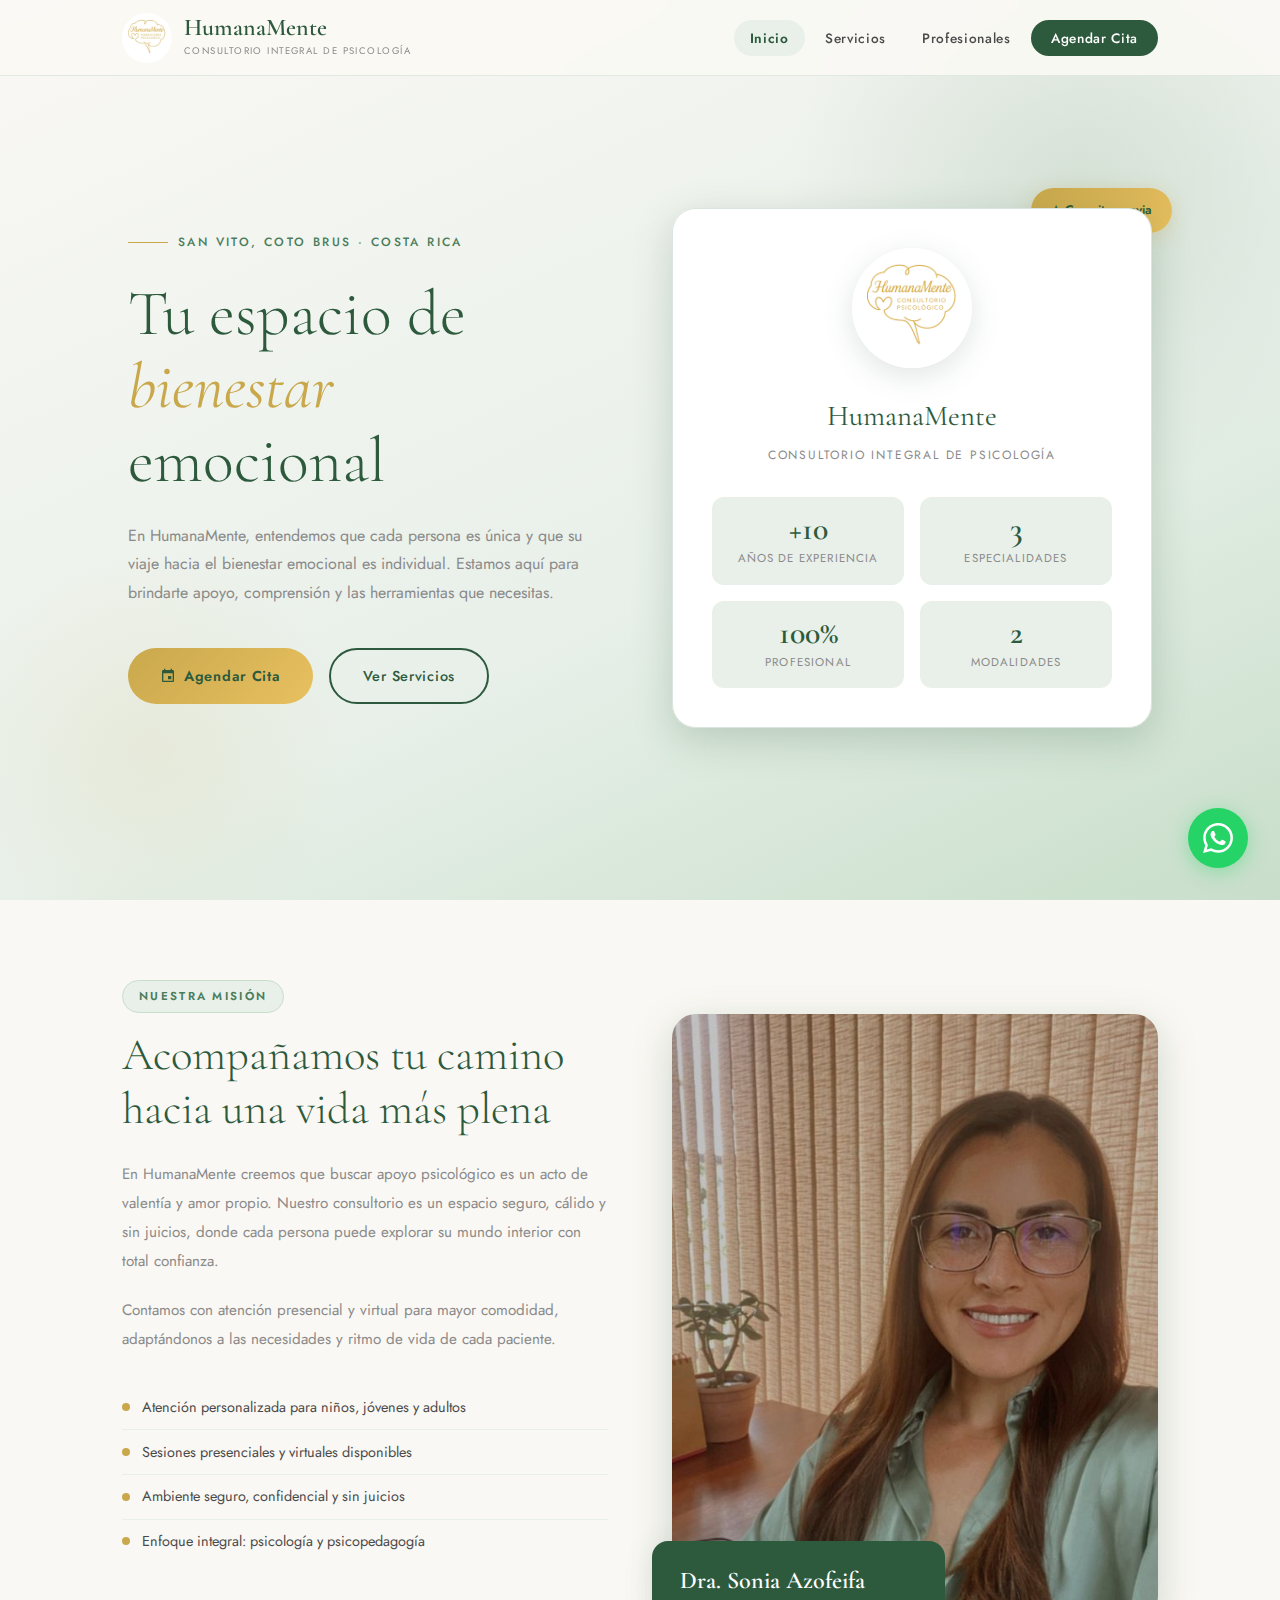
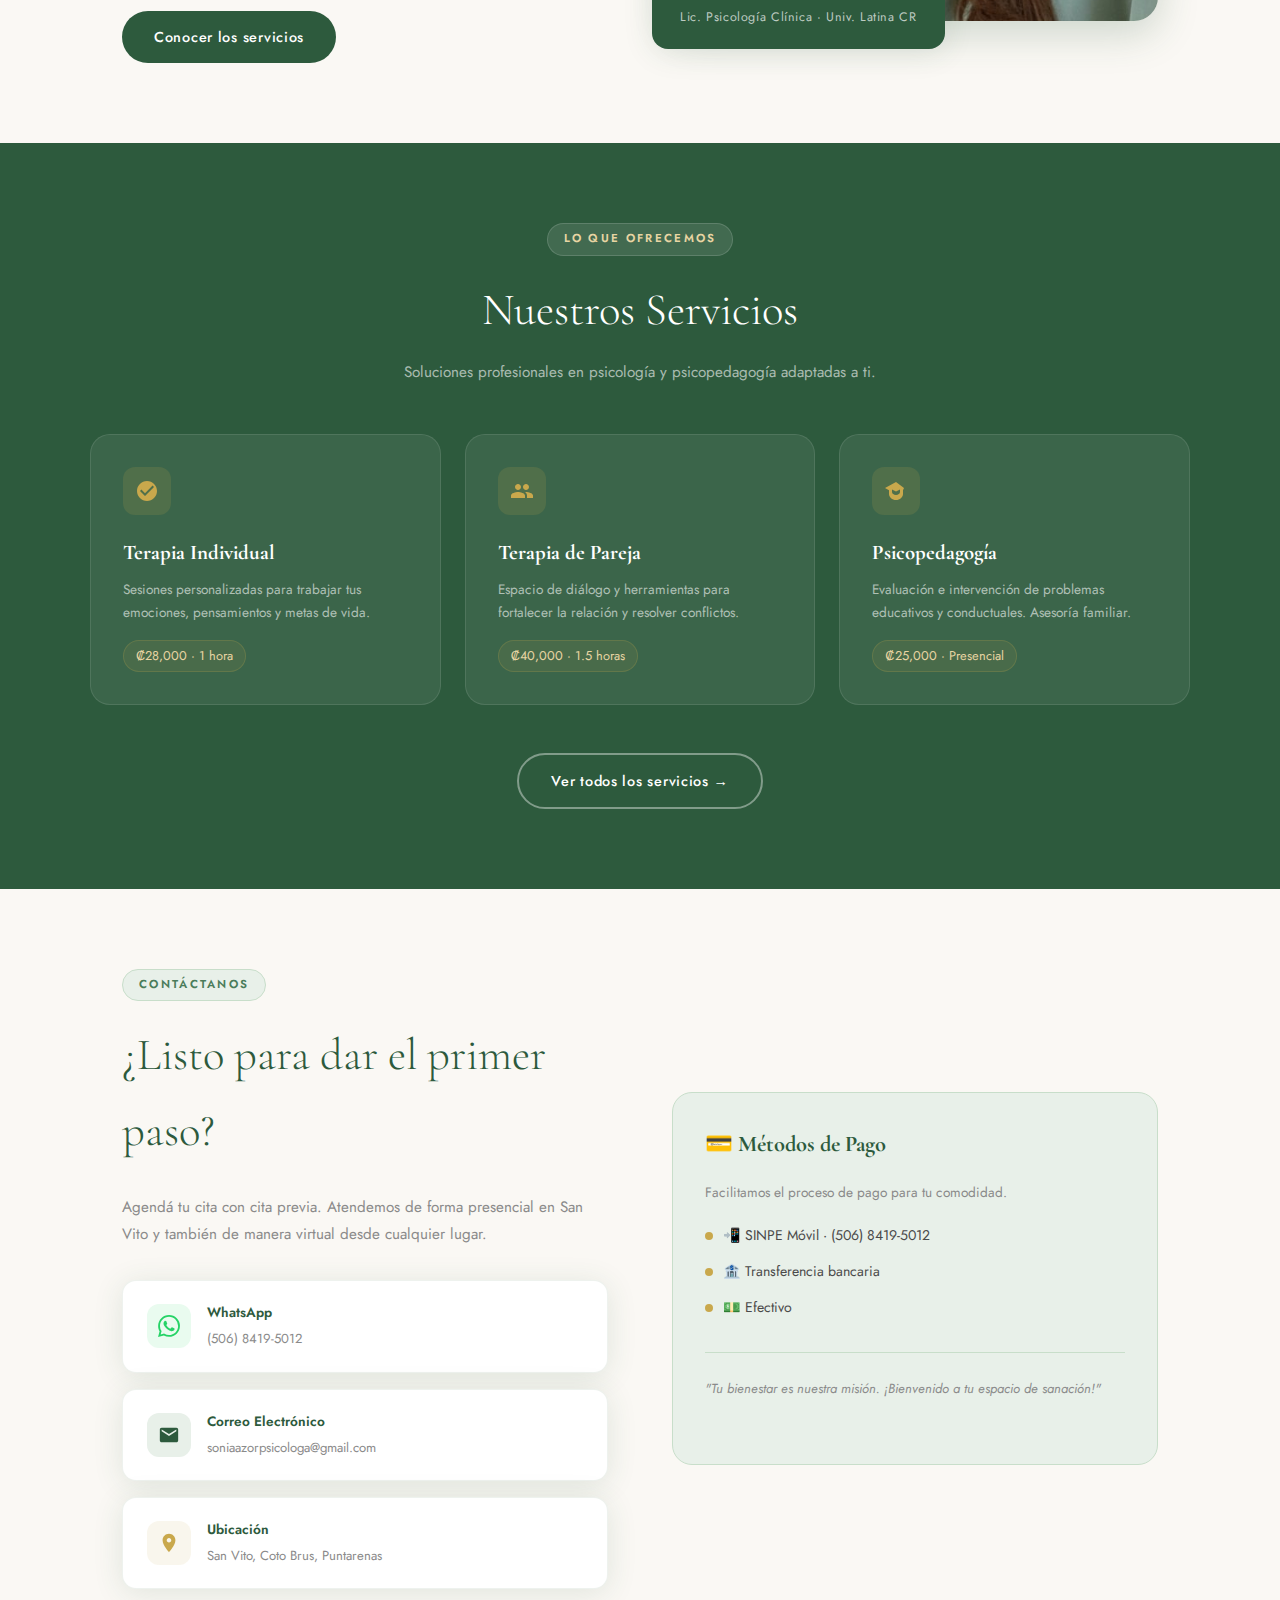
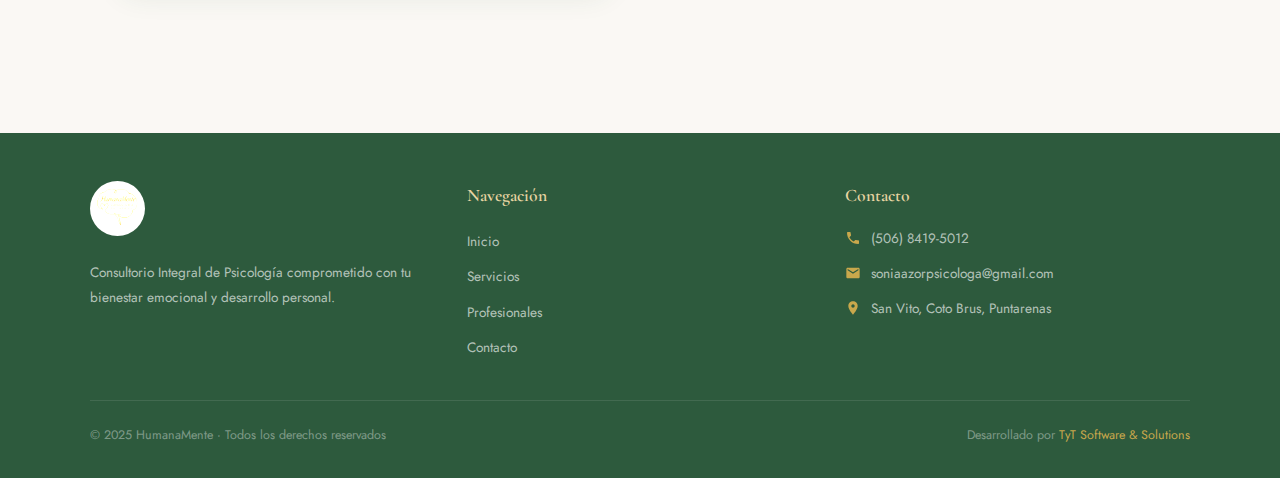
<file: index.html>
<!DOCTYPE html>
<html lang="es">
<head>
  <meta charset="UTF-8" />
  <meta name="viewport" content="width=device-width, initial-scale=1.0" />
  <title>HumanaMente — Consultorio Integral de Psicología</title>
  <meta name="description" content="Tu espacio de bienestar emocional en San Vito, Coto Brus. Terapia individual, de pareja y psicopedagogía con la Dra. Sonia Azofeifa Rojas." />
  <link rel="stylesheet" href="styles.css" />
  <style>
    /* ===== HERO ===== */
    .hero {
      min-height: 100vh;
      display: flex;
      align-items: center;
      position: relative;
      overflow: hidden;
      padding: 100px 2rem 4rem;
      background: linear-gradient(155deg, var(--crema) 0%, var(--verde-suave) 60%, var(--verde-menta) 100%);
    }

    .hero::before {
      content: '';
      position: absolute;
      top: -100px;
      right: -100px;
      width: 600px;
      height: 600px;
      background: radial-gradient(circle, rgba(168, 191, 171, 0.35) 0%, transparent 70%);
      border-radius: 50%;
      pointer-events: none;
    }

    .hero::after {
      content: '';
      position: absolute;
      bottom: -50px;
      left: -50px;
      width: 400px;
      height: 400px;
      background: radial-gradient(circle, rgba(201, 168, 76, 0.1) 0%, transparent 70%);
      border-radius: 50%;
      pointer-events: none;
    }

    .hero-container {
      max-width: 1100px;
      margin: 0 auto;
      display: grid;
      grid-template-columns: 1fr 1fr;
      gap: 4rem;
      align-items: center;
      position: relative;
      z-index: 1;
    }

    .hero-content {
      animation: fadeUp 0.8s ease forwards;
    }

    .hero-eyebrow {
      display: flex;
      align-items: center;
      gap: 10px;
      margin-bottom: 1.5rem;
    }

    .hero-eyebrow-line {
      width: 40px;
      height: 1px;
      background: var(--dorado);
    }

    .hero-eyebrow span {
      font-size: 0.75rem;
      font-weight: 500;
      letter-spacing: 0.2em;
      text-transform: uppercase;
      color: var(--verde-medio);
    }

    .hero h1 {
      font-family: 'Cormorant Garamond', serif;
      font-size: clamp(2.8rem, 5vw, 4rem);
      font-weight: 300;
      color: var(--verde-oscuro);
      line-height: 1.15;
      margin-bottom: 1.5rem;
    }

    .hero h1 em {
      font-style: italic;
      font-weight: 400;
      color: var(--dorado);
    }

    .hero-desc {
      font-size: 1rem;
      color: var(--gris-suave);
      max-width: 480px;
      margin-bottom: 2.5rem;
      line-height: 1.8;
    }

    .hero-buttons {
      display: flex;
      gap: 1rem;
      flex-wrap: wrap;
    }

    .hero-visual {
      position: relative;
      animation: fadeUp 0.8s 0.2s ease both;
    }

    .hero-card {
      background: white;
      border-radius: 24px;
      padding: 2.5rem;
      box-shadow: var(--sombra-hover);
      position: relative;
    }

    .hero-card::before {
      content: '';
      position: absolute;
      inset: 0;
      border-radius: 24px;
      border: 1px solid rgba(168, 191, 171, 0.4);
      pointer-events: none;
    }

    .hero-logo-big {
      width: 120px;
      height: 120px;
      object-fit: contain;
      display: block;
      margin: 0 auto 1.5rem;
      border-radius: 50%;
      box-shadow: 0 8px 30px rgba(45, 90, 61, 0.15);
    }

    .hero-card-title {
      font-family: 'Cormorant Garamond', serif;
      font-size: 1.8rem;
      color: var(--verde-oscuro);
      text-align: center;
      margin-bottom: 0.25rem;
    }

    .hero-card-sub {
      font-size: 0.75rem;
      letter-spacing: 0.15em;
      text-transform: uppercase;
      color: var(--gris-suave);
      text-align: center;
      margin-bottom: 2rem;
    }

    .hero-stats {
      display: grid;
      grid-template-columns: 1fr 1fr;
      gap: 1rem;
    }

    .stat-item {
      background: var(--verde-suave);
      border-radius: 12px;
      padding: 1rem;
      text-align: center;
    }

    .stat-number {
      font-family: 'Cormorant Garamond', serif;
      font-size: 2rem;
      font-weight: 600;
      color: var(--verde-oscuro);
      line-height: 1;
      display: block;
    }

    .stat-label {
      font-size: 0.72rem;
      color: var(--gris-suave);
      text-transform: uppercase;
      letter-spacing: 0.1em;
      margin-top: 0.25rem;
      display: block;
    }

    .floating-badge {
      position: absolute;
      top: -20px;
      right: -20px;
      background: linear-gradient(135deg, var(--dorado), #e8c060);
      color: var(--verde-oscuro);
      padding: 0.75rem 1.25rem;
      border-radius: 50px;
      font-size: 0.78rem;
      font-weight: 600;
      box-shadow: 0 4px 20px rgba(201, 168, 76, 0.3);
      white-space: nowrap;
    }

    /* ===== SECCIÓN BIENVENIDA ===== */
    .welcome-section {
      padding: 5rem 2rem;
      max-width: 1100px;
      margin: 0 auto;
    }

    .welcome-grid {
      display: grid;
      grid-template-columns: 1fr 1fr;
      gap: 4rem;
      align-items: center;
    }

    .welcome-text h2 {
      font-family: 'Cormorant Garamond', serif;
      font-size: clamp(2rem, 3.5vw, 2.8rem);
      font-weight: 300;
      color: var(--verde-oscuro);
      margin-bottom: 1.5rem;
      line-height: 1.2;
    }

    .welcome-text p {
      font-size: 0.95rem;
      color: var(--gris-suave);
      margin-bottom: 1.25rem;
      line-height: 1.9;
    }

    .values-list {
      list-style: none;
      margin: 2rem 0;
    }

    .values-list li {
      display: flex;
      align-items: center;
      gap: 12px;
      padding: 0.6rem 0;
      font-size: 0.9rem;
      color: var(--gris-texto);
      border-bottom: 1px solid var(--verde-suave);
    }

    .values-list li:last-child {
      border-bottom: none;
    }

    .value-dot {
      width: 8px;
      height: 8px;
      background: var(--dorado);
      border-radius: 50%;
      flex-shrink: 0;
    }

    .welcome-image-block {
      position: relative;
    }

    .welcome-img-main {
      width: 100%;
      aspect-ratio: 4/5;
      object-fit: cover;
      border-radius: 24px;
      box-shadow: var(--sombra-hover);
    }

    .welcome-img-overlay {
      position: absolute;
      bottom: -20px;
      left: -20px;
      background: var(--verde-oscuro);
      color: white;
      padding: 1.25rem 1.75rem;
      border-radius: 16px;
      box-shadow: var(--sombra);
    }

    .welcome-img-overlay strong {
      display: block;
      font-family: 'Cormorant Garamond', serif;
      font-size: 1.5rem;
      font-weight: 600;
    }

    .welcome-img-overlay span {
      font-size: 0.78rem;
      color: rgba(255,255,255,0.7);
      letter-spacing: 0.05em;
    }

    /* ===== SERVICIOS PREVIEW ===== */
    .services-preview {
      background: var(--verde-oscuro);
      padding: 5rem 2rem;
    }

    .services-preview-inner {
      max-width: 1100px;
      margin: 0 auto;
    }

    .section-header {
      text-align: center;
      margin-bottom: 3rem;
    }

    .section-header h2 {
      font-family: 'Cormorant Garamond', serif;
      font-size: clamp(2rem, 3.5vw, 2.8rem);
      font-weight: 300;
      color: var(--blanco);
      margin-bottom: 0.75rem;
    }

    .section-header p {
      color: rgba(255,255,255,0.6);
      font-size: 0.95rem;
      max-width: 500px;
      margin: 0 auto;
    }

    .section-header .section-tag {
      background: rgba(255,255,255,0.1);
      color: var(--dorado-claro);
      border-color: rgba(255,255,255,0.15);
    }

    .services-mini-grid {
      display: grid;
      grid-template-columns: repeat(3, 1fr);
      gap: 1.5rem;
    }

    .service-mini-card {
      background: rgba(255,255,255,0.07);
      border: 1px solid rgba(255,255,255,0.1);
      border-radius: 20px;
      padding: 2rem;
      transition: var(--transicion);
    }

    .service-mini-card:hover {
      background: rgba(255,255,255,0.12);
      transform: translateY(-4px);
    }

    .service-icon {
      width: 48px;
      height: 48px;
      background: rgba(201, 168, 76, 0.15);
      border-radius: 12px;
      display: flex;
      align-items: center;
      justify-content: center;
      margin-bottom: 1.25rem;
    }

    .service-icon svg {
      width: 24px;
      height: 24px;
      fill: var(--dorado);
    }

    .service-mini-card h3 {
      font-family: 'Cormorant Garamond', serif;
      font-size: 1.3rem;
      color: var(--blanco);
      margin-bottom: 0.5rem;
    }

    .service-mini-card p {
      font-size: 0.85rem;
      color: rgba(255,255,255,0.6);
      line-height: 1.7;
    }

    .service-mini-price {
      display: inline-block;
      margin-top: 1rem;
      font-size: 0.8rem;
      color: var(--dorado-claro);
      background: rgba(201, 168, 76, 0.1);
      padding: 0.25rem 0.75rem;
      border-radius: 50px;
      border: 1px solid rgba(201, 168, 76, 0.2);
    }

    .services-preview-footer {
      text-align: center;
      margin-top: 3rem;
    }

    /* ===== CONTACTO RÁPIDO ===== */
    .contact-quick {
      padding: 5rem 2rem;
      max-width: 1100px;
      margin: 0 auto;
    }

    .contact-quick-grid {
      display: grid;
      grid-template-columns: 1fr 1fr;
      gap: 4rem;
      align-items: center;
    }

    .contact-quick h2 {
      font-family: 'Cormorant Garamond', serif;
      font-size: clamp(2rem, 3.5vw, 2.8rem);
      font-weight: 300;
      color: var(--verde-oscuro);
      margin-bottom: 1.5rem;
    }

    .contact-quick p {
      font-size: 0.95rem;
      color: var(--gris-suave);
      margin-bottom: 2rem;
      line-height: 1.8;
    }

    .contact-cards {
      display: flex;
      flex-direction: column;
      gap: 1rem;
    }

    .contact-card {
      display: flex;
      align-items: center;
      gap: 1rem;
      background: white;
      border-radius: 14px;
      padding: 1.25rem 1.5rem;
      box-shadow: var(--sombra);
      text-decoration: none;
      color: var(--gris-texto);
      transition: var(--transicion);
      border: 1px solid rgba(168, 191, 171, 0.2);
    }

    .contact-card:hover {
      transform: translateX(6px);
      box-shadow: var(--sombra-hover);
      border-color: var(--verde-claro);
    }

    .contact-card-icon {
      width: 44px;
      height: 44px;
      border-radius: 12px;
      display: flex;
      align-items: center;
      justify-content: center;
      flex-shrink: 0;
    }

    .contact-card-icon.green { background: rgba(37, 211, 102, 0.1); }
    .contact-card-icon.teal { background: var(--verde-suave); }
    .contact-card-icon.gold { background: rgba(201, 168, 76, 0.1); }

    .contact-card-icon svg {
      width: 22px;
      height: 22px;
    }

    .contact-card-icon.green svg { fill: #25D366; }
    .contact-card-icon.teal svg { fill: var(--verde-oscuro); }
    .contact-card-icon.gold svg { fill: var(--dorado); }

    .contact-card-text strong {
      display: block;
      font-size: 0.85rem;
      font-weight: 600;
      color: var(--verde-oscuro);
    }

    .contact-card-text span {
      font-size: 0.82rem;
      color: var(--gris-suave);
    }

    .payment-box {
      background: var(--verde-suave);
      border-radius: 20px;
      padding: 2rem;
      border: 1px solid var(--verde-menta);
    }

    .payment-box h3 {
      font-family: 'Cormorant Garamond', serif;
      font-size: 1.4rem;
      color: var(--verde-oscuro);
      margin-bottom: 1rem;
    }

    .payment-methods {
      display: flex;
      flex-direction: column;
      gap: 0.75rem;
    }

    .payment-method {
      display: flex;
      align-items: center;
      gap: 10px;
      font-size: 0.88rem;
      color: var(--gris-texto);
    }

    .payment-dot {
      width: 8px;
      height: 8px;
      background: var(--dorado);
      border-radius: 50%;
      flex-shrink: 0;
    }

    /* ===== ANIMACIONES ===== */
    @keyframes fadeUp {
      from { opacity: 0; transform: translateY(30px); }
      to { opacity: 1; transform: translateY(0); }
    }

    /* ===== RESPONSIVE ===== */
    @media (max-width: 768px) {
      .hero-container,
      .welcome-grid,
      .contact-quick-grid {
        grid-template-columns: 1fr;
        gap: 2rem;
      }

      .hero-visual { order: -1; }

      .floating-badge {
        top: -15px;
        right: 10px;
        font-size: 0.72rem;
      }

      .welcome-img-overlay {
        bottom: -10px;
        left: 10px;
      }

      .services-mini-grid {
        grid-template-columns: 1fr;
      }
    }
  </style>
</head>
<body>

  <!-- NAVBAR -->
  <nav class="navbar" id="navbar">
    <div class="nav-container">
      <a href="index.html" class="nav-logo">
        <img src="assets/logo.jpg" alt="HumanaMente Logo" />
        <div>
          <span class="nav-logo-text">HumanaMente</span>
          <span class="nav-logo-sub">Consultorio Integral de Psicología</span>
        </div>
      </a>
      <button class="nav-toggle" id="navToggle" aria-label="Abrir menú">
        <span></span><span></span><span></span>
      </button>
      <ul class="nav-links" id="navLinks">
        <li><a href="index.html" class="active">Inicio</a></li>
        <li><a href="servicios.html">Servicios</a></li>
        <li><a href="funcionarios.html">Profesionales</a></li>
        <li><a href="contacto.html" class="nav-cta">Agendar Cita</a></li>
      </ul>
    </div>
  </nav>

  <!-- HERO -->
  <section class="hero">
    <div class="hero-container">
      <div class="hero-content">
        <div class="hero-eyebrow">
          <div class="hero-eyebrow-line"></div>
          <span>San Vito, Coto Brus · Costa Rica</span>
        </div>
        <h1>Tu espacio de<br /><em>bienestar</em><br />emocional</h1>
        <p class="hero-desc">
          En HumanaMente, entendemos que cada persona es única y que su viaje hacia el bienestar emocional es individual. Estamos aquí para brindarte apoyo, comprensión y las herramientas que necesitas.
        </p>
        <div class="hero-buttons">
          <a href="contacto.html" class="btn-gold">
            <svg viewBox="0 0 24 24" style="width:16px;height:16px;fill:var(--verde-oscuro)"><path d="M17 12h-5v5h5v-5zM16 1v2H8V1H6v2H5c-1.11 0-1.99.9-1.99 2L3 19c0 1.1.89 2 2 2h14c1.1 0 2-.9 2-2V5c0-1.1-.9-2-2-2h-1V1h-2zm3 18H5V8h14v11z"/></svg>
            Agendar Cita
          </a>
          <a href="servicios.html" class="btn-outline">Ver Servicios</a>
        </div>
      </div>

      <div class="hero-visual">
        <div class="floating-badge">✦ Con cita previa</div>
        <div class="hero-card">
          <img src="assets/logo.jpg" alt="HumanaMente" class="hero-logo-big" />
          <div class="hero-card-title">HumanaMente</div>
          <div class="hero-card-sub">Consultorio Integral de Psicología</div>
          <div class="hero-stats">
            <div class="stat-item">
              <span class="stat-number">+10</span>
              <span class="stat-label">Años de experiencia</span>
            </div>
            <div class="stat-item">
              <span class="stat-number">3</span>
              <span class="stat-label">Especialidades</span>
            </div>
            <div class="stat-item">
              <span class="stat-number">100%</span>
              <span class="stat-label">Profesional</span>
            </div>
            <div class="stat-item">
              <span class="stat-number">2</span>
              <span class="stat-label">Modalidades</span>
            </div>
          </div>
        </div>
      </div>
    </div>
  </section>

  <!-- BIENVENIDA -->
  <section class="welcome-section">
    <div class="welcome-grid">
      <div class="welcome-text">
        <span class="section-tag">Nuestra Misión</span>
        <h2>Acompañamos tu camino hacia una vida más plena</h2>
        <p>
          En HumanaMente creemos que buscar apoyo psicológico es un acto de valentía y amor propio. Nuestro consultorio es un espacio seguro, cálido y sin juicios, donde cada persona puede explorar su mundo interior con total confianza.
        </p>
        <p>
          Contamos con atención presencial y virtual para mayor comodidad, adaptándonos a las necesidades y ritmo de vida de cada paciente.
        </p>
        <ul class="values-list">
          <li><span class="value-dot"></span> Atención personalizada para niños, jóvenes y adultos</li>
          <li><span class="value-dot"></span> Sesiones presenciales y virtuales disponibles</li>
          <li><span class="value-dot"></span> Ambiente seguro, confidencial y sin juicios</li>
          <li><span class="value-dot"></span> Enfoque integral: psicología y psicopedagogía</li>
        </ul>
        <a href="servicios.html" class="btn-primary" style="margin-top:1rem;">Conocer los servicios</a>
      </div>
      <div class="welcome-image-block">
        <img src="assets/doctora.jpg" alt="Dra. Sonia Azofeifa Rojas" class="welcome-img-main" />
        <div class="welcome-img-overlay">
          <strong>Dra. Sonia Azofeifa</strong>
          <span>Lic. Psicología Clínica · Univ. Latina CR</span>
        </div>
      </div>
    </div>
  </section>

  <!-- SERVICIOS PREVIEW -->
  <section class="services-preview">
    <div class="services-preview-inner">
      <div class="section-header">
        <span class="section-tag">Lo que ofrecemos</span>
        <h2>Nuestros Servicios</h2>
        <p>Soluciones profesionales en psicología y psicopedagogía adaptadas a ti.</p>
      </div>
      <div class="services-mini-grid">
        <div class="service-mini-card">
          <div class="service-icon">
            <svg viewBox="0 0 24 24"><path d="M12 2C6.48 2 2 6.48 2 12s4.48 10 10 10 10-4.48 10-10S17.52 2 12 2zm-2 15l-5-5 1.41-1.41L10 14.17l7.59-7.59L19 8l-9 9z"/></svg>
          </div>
          <h3>Terapia Individual</h3>
          <p>Sesiones personalizadas para trabajar tus emociones, pensamientos y metas de vida.</p>
          <span class="service-mini-price">₡28,000 · 1 hora</span>
        </div>
        <div class="service-mini-card">
          <div class="service-icon">
            <svg viewBox="0 0 24 24"><path d="M16 11c1.66 0 2.99-1.34 2.99-3S17.66 5 16 5c-1.66 0-3 1.34-3 3s1.34 3 3 3zm-8 0c1.66 0 2.99-1.34 2.99-3S9.66 5 8 5C6.34 5 5 6.34 5 8s1.34 3 3 3zm0 2c-2.33 0-7 1.17-7 3.5V19h14v-2.5c0-2.33-4.67-3.5-7-3.5zm8 0c-.29 0-.62.02-.97.05 1.16.84 1.97 1.97 1.97 3.45V19h6v-2.5c0-2.33-4.67-3.5-7-3.5z"/></svg>
          </div>
          <h3>Terapia de Pareja</h3>
          <p>Espacio de diálogo y herramientas para fortalecer la relación y resolver conflictos.</p>
          <span class="service-mini-price">₡40,000 · 1.5 horas</span>
        </div>
        <div class="service-mini-card">
          <div class="service-icon">
            <svg viewBox="0 0 24 24"><path d="M12 3L1 9l4 2.18V15c0 3.31 3.13 6 7 6s7-2.69 7-6v-3.82L20 9l-8-6zm0 13c-2.21 0-4-1.34-4-3v-2.6l4 2.18 4-2.18V13c0 1.66-1.79 3-4 3z"/></svg>
          </div>
          <h3>Psicopedagogía</h3>
          <p>Evaluación e intervención de problemas educativos y conductuales. Asesoría familiar.</p>
          <span class="service-mini-price">₡25,000 · Presencial</span>
        </div>
      </div>
      <div class="services-preview-footer">
        <a href="servicios.html" class="btn-outline" style="color:white;border-color:rgba(255,255,255,0.4);">Ver todos los servicios →</a>
      </div>
    </div>
  </section>

  <!-- CONTACTO RÁPIDO -->
  <section class="contact-quick">
    <div class="contact-quick-grid">
      <div>
        <span class="section-tag">Contáctanos</span>
        <h2>¿Listo para dar el primer paso?</h2>
        <p>Agendá tu cita con cita previa. Atendemos de forma presencial en San Vito y también de manera virtual desde cualquier lugar.</p>
        <div class="contact-cards">
          <a href="https://wa.me/50684195012?text=Hola,%20deseo%20agendar%20una%20cita%20en%20HumanaMente" class="contact-card" target="_blank" rel="noopener">
            <div class="contact-card-icon green">
              <svg viewBox="0 0 24 24"><path d="M17.472 14.382c-.297-.149-1.758-.867-2.03-.967-.273-.099-.471-.148-.67.15-.197.297-.767.966-.94 1.164-.173.199-.347.223-.644.075-.297-.15-1.255-.463-2.39-1.475-.883-.788-1.48-1.761-1.653-2.059-.173-.297-.018-.458.13-.606.134-.133.298-.347.446-.52.149-.174.198-.298.298-.497.099-.198.05-.371-.025-.52-.075-.149-.669-1.612-.916-2.207-.242-.579-.487-.5-.669-.51-.173-.008-.371-.01-.57-.01-.198 0-.52.074-.792.372-.272.297-1.04 1.016-1.04 2.479 0 1.462 1.065 2.875 1.213 3.074.149.198 2.096 3.2 5.077 4.487.709.306 1.262.489 1.694.625.712.227 1.36.195 1.871.118.571-.085 1.758-.719 2.006-1.413.248-.694.248-1.289.173-1.413-.074-.124-.272-.198-.57-.347m-5.421 7.403h-.004a9.87 9.87 0 01-5.031-1.378l-.361-.214-3.741.982.998-3.648-.235-.374a9.86 9.86 0 01-1.51-5.26c.001-5.45 4.436-9.884 9.888-9.884 2.64 0 5.122 1.03 6.988 2.898a9.825 9.825 0 012.893 6.994c-.003 5.45-4.437 9.884-9.885 9.884m8.413-18.297A11.815 11.815 0 0012.05 0C5.495 0 .16 5.335.157 11.892c0 2.096.547 4.142 1.588 5.945L.057 24l6.305-1.654a11.882 11.882 0 005.683 1.448h.005c6.554 0 11.89-5.335 11.893-11.893a11.821 11.821 0 00-3.48-8.413z"/></svg>
            </div>
            <div class="contact-card-text">
              <strong>WhatsApp</strong>
              <span>(506) 8419-5012</span>
            </div>
          </a>
          <a href="mailto:soniaazorpsicologa@gmail.com" class="contact-card">
            <div class="contact-card-icon teal">
              <svg viewBox="0 0 24 24"><path d="M20 4H4c-1.1 0-1.99.9-1.99 2L2 18c0 1.1.9 2 2 2h16c1.1 0 2-.9 2-2V6c0-1.1-.9-2-2-2zm0 4l-8 5-8-5V6l8 5 8-5v2z"/></svg>
            </div>
            <div class="contact-card-text">
              <strong>Correo Electrónico</strong>
              <span>soniaazorpsicologa@gmail.com</span>
            </div>
          </a>
          <a href="https://goo.gl/maps/Pt8WHG79hW1aiG5r5" class="contact-card" target="_blank" rel="noopener">
            <div class="contact-card-icon gold">
              <svg viewBox="0 0 24 24"><path d="M12 2C8.13 2 5 5.13 5 9c0 5.25 7 13 7 13s7-7.75 7-13c0-3.87-3.13-7-7-7zm0 9.5c-1.38 0-2.5-1.12-2.5-2.5s1.12-2.5 2.5-2.5 2.5 1.12 2.5 2.5-1.12 2.5-2.5 2.5z"/></svg>
            </div>
            <div class="contact-card-text">
              <strong>Ubicación</strong>
              <span>San Vito, Coto Brus, Puntarenas</span>
            </div>
          </a>
        </div>
      </div>
      <div class="payment-box">
        <h3>💳 Métodos de Pago</h3>
        <p style="font-size:0.85rem;color:var(--gris-suave);margin-bottom:1.25rem;">Facilitamos el proceso de pago para tu comodidad.</p>
        <div class="payment-methods">
          <div class="payment-method">
            <span class="payment-dot"></span>
            <span>📲 SINPE Móvil · (506) 8419-5012</span>
          </div>
          <div class="payment-method">
            <span class="payment-dot"></span>
            <span>🏦 Transferencia bancaria</span>
          </div>
          <div class="payment-method">
            <span class="payment-dot"></span>
            <span>💵 Efectivo</span>
          </div>
        </div>
        <div style="margin-top:2rem;padding-top:1.5rem;border-top:1px solid var(--verde-menta);">
          <p style="font-size:0.82rem;color:var(--gris-suave);font-style:italic;">
            "Tu bienestar es nuestra misión. ¡Bienvenido a tu espacio de sanación!"
          </p>
        </div>
      </div>
    </div>
  </section>

  <!-- FOOTER -->
  <footer>
    <div class="footer-container">
      <div class="footer-brand">
        <img src="assets/logo.jpg" alt="HumanaMente" />
        <p>Consultorio Integral de Psicología comprometido con tu bienestar emocional y desarrollo personal.</p>
      </div>
      <div class="footer-col">
        <h4>Navegación</h4>
        <ul>
          <li><a href="index.html">Inicio</a></li>
          <li><a href="servicios.html">Servicios</a></li>
          <li><a href="funcionarios.html">Profesionales</a></li>
          <li><a href="contacto.html">Contacto</a></li>
        </ul>
      </div>
      <div class="footer-col">
        <h4>Contacto</h4>
        <div class="footer-contact-item">
          <svg viewBox="0 0 24 24"><path d="M6.62 10.79c1.44 2.83 3.76 5.14 6.59 6.59l2.2-2.2c.27-.27.67-.36 1.02-.24 1.12.37 2.33.57 3.57.57.55 0 1 .45 1 1V20c0 .55-.45 1-1 1-9.39 0-17-7.61-17-17 0-.55.45-1 1-1h3.5c.55 0 1 .45 1 1 0 1.25.2 2.45.57 3.57.11.35.03.74-.25 1.02l-2.2 2.2z"/></svg>
          <span>(506) 8419-5012</span>
        </div>
        <div class="footer-contact-item">
          <svg viewBox="0 0 24 24"><path d="M20 4H4c-1.1 0-1.99.9-1.99 2L2 18c0 1.1.9 2 2 2h16c1.1 0 2-.9 2-2V6c0-1.1-.9-2-2-2zm0 4l-8 5-8-5V6l8 5 8-5v2z"/></svg>
          <span>soniaazorpsicologa@gmail.com</span>
        </div>
        <div class="footer-contact-item">
          <svg viewBox="0 0 24 24"><path d="M12 2C8.13 2 5 5.13 5 9c0 5.25 7 13 7 13s7-7.75 7-13c0-3.87-3.13-7-7-7zm0 9.5c-1.38 0-2.5-1.12-2.5-2.5s1.12-2.5 2.5-2.5 2.5 1.12 2.5 2.5-1.12 2.5-2.5 2.5z"/></svg>
          <span>San Vito, Coto Brus, Puntarenas</span>
        </div>
      </div>
    </div>
    <div class="footer-bottom">
      <span>© 2025 HumanaMente · Todos los derechos reservados</span>
      <span>Desarrollado por <a href="#">TyT Software & Solutions</a></span>
    </div>
  </footer>

  <!-- WHATSAPP FLOTANTE -->
  <a href="https://wa.me/50684195012?text=Hola,%20deseo%20agendar%20una%20cita%20en%20HumanaMente" class="whatsapp-float" target="_blank" rel="noopener" aria-label="Contactar por WhatsApp">
    <svg viewBox="0 0 24 24"><path d="M17.472 14.382c-.297-.149-1.758-.867-2.03-.967-.273-.099-.471-.148-.67.15-.197.297-.767.966-.94 1.164-.173.199-.347.223-.644.075-.297-.15-1.255-.463-2.39-1.475-.883-.788-1.48-1.761-1.653-2.059-.173-.297-.018-.458.13-.606.134-.133.298-.347.446-.52.149-.174.198-.298.298-.497.099-.198.05-.371-.025-.52-.075-.149-.669-1.612-.916-2.207-.242-.579-.487-.5-.669-.51-.173-.008-.371-.01-.57-.01-.198 0-.52.074-.792.372-.272.297-1.04 1.016-1.04 2.479 0 1.462 1.065 2.875 1.213 3.074.149.198 2.096 3.2 5.077 4.487.709.306 1.262.489 1.694.625.712.227 1.36.195 1.871.118.571-.085 1.758-.719 2.006-1.413.248-.694.248-1.289.173-1.413-.074-.124-.272-.198-.57-.347m-5.421 7.403h-.004a9.87 9.87 0 01-5.031-1.378l-.361-.214-3.741.982.998-3.648-.235-.374a9.86 9.86 0 01-1.51-5.26c.001-5.45 4.436-9.884 9.888-9.884 2.64 0 5.122 1.03 6.988 2.898a9.825 9.825 0 012.893 6.994c-.003 5.45-4.437 9.884-9.885 9.884m8.413-18.297A11.815 11.815 0 0012.05 0C5.495 0 .16 5.335.157 11.892c0 2.096.547 4.142 1.588 5.945L.057 24l6.305-1.654a11.882 11.882 0 005.683 1.448h.005c6.554 0 11.89-5.335 11.893-11.893a11.821 11.821 0 00-3.48-8.413z"/></svg>
  </a>

  <script>
    // Navbar scroll effect
    const navbar = document.getElementById('navbar');
    window.addEventListener('scroll', () => {
      navbar.classList.toggle('scrolled', window.scrollY > 20);
    });

    // Mobile menu toggle
    const navToggle = document.getElementById('navToggle');
    const navLinks = document.getElementById('navLinks');
    navToggle.addEventListener('click', () => {
      navLinks.classList.toggle('open');
    });

    // Close menu on link click
    navLinks.querySelectorAll('a').forEach(link => {
      link.addEventListener('click', () => navLinks.classList.remove('open'));
    });
  </script>
</body>
</html>
</file>
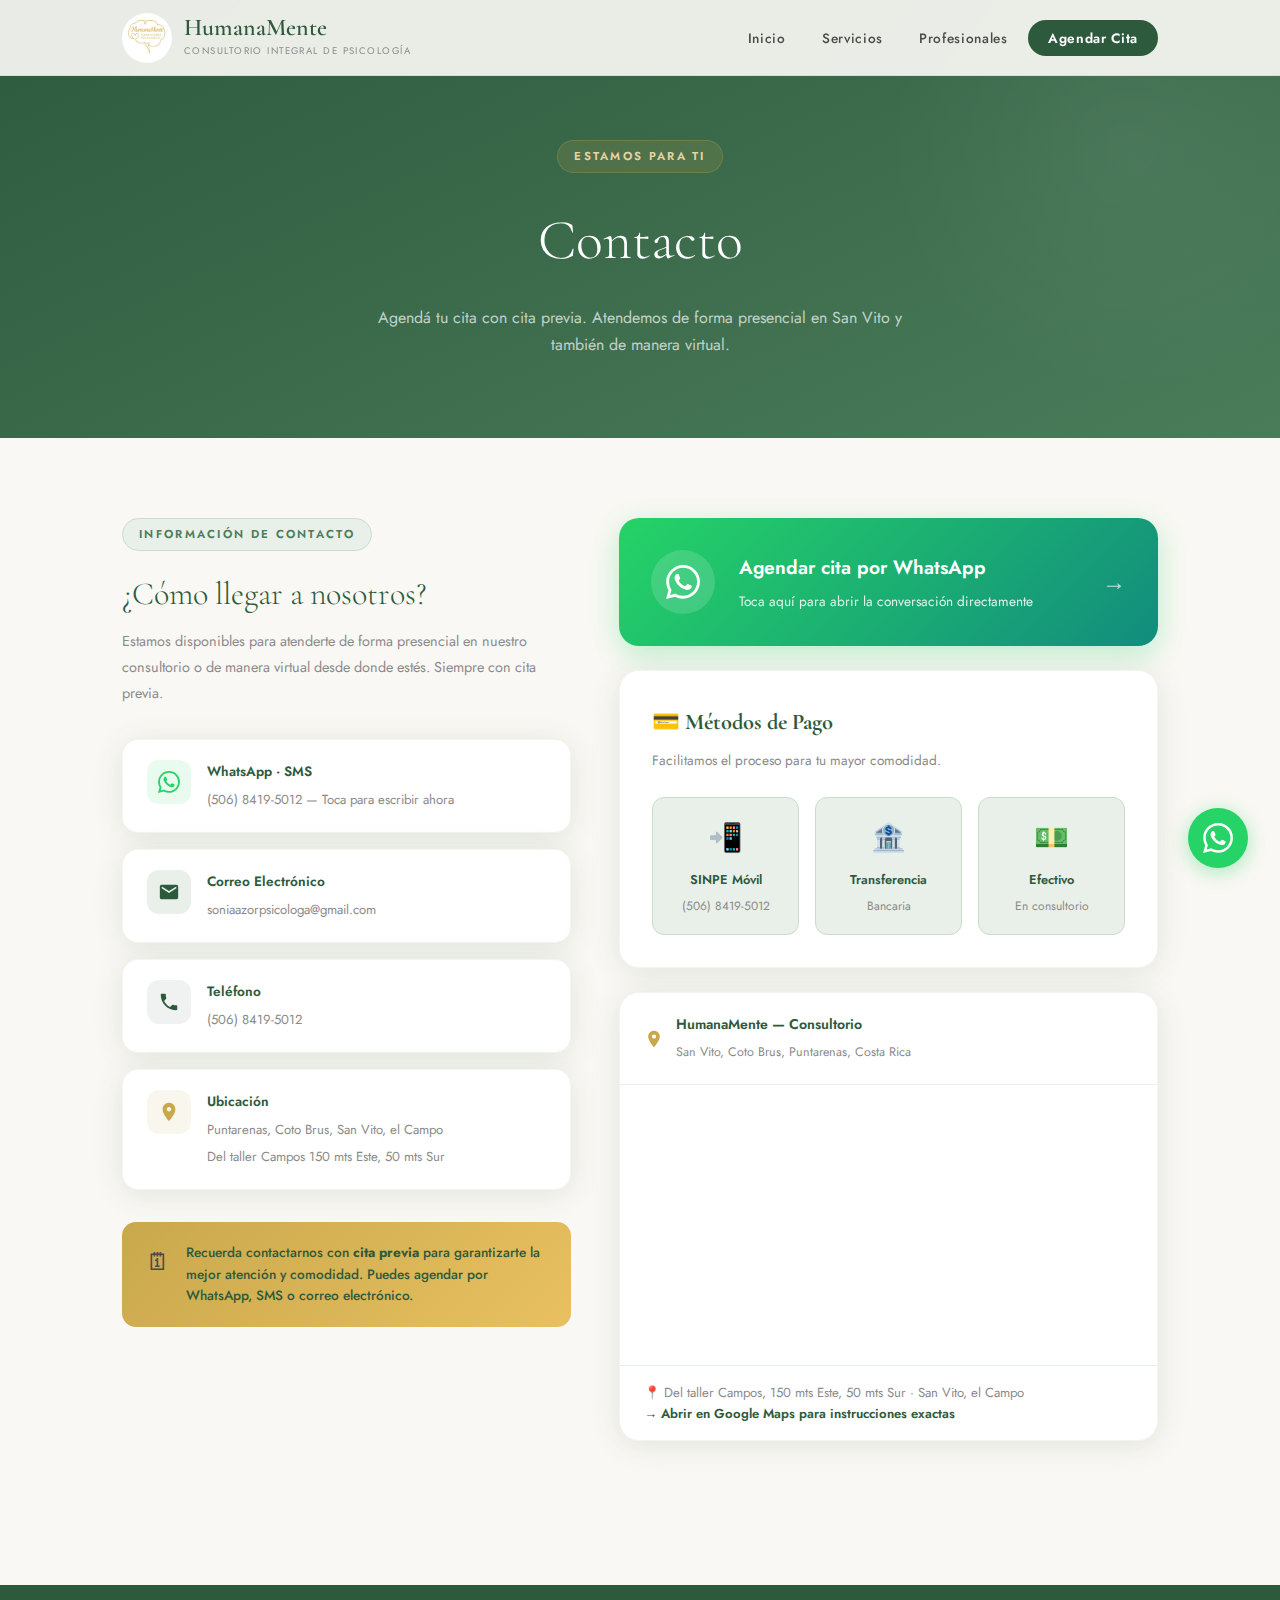
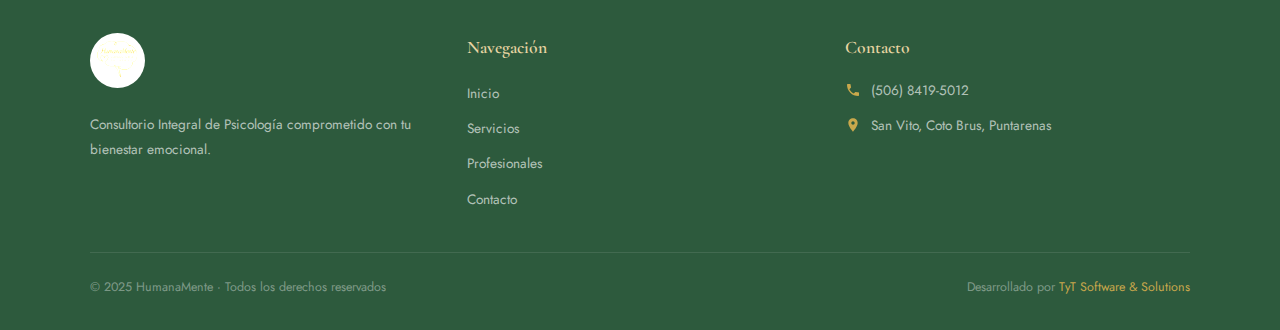
<file: contacto.html>
<!DOCTYPE html>
<html lang="es">
<head>
  <meta charset="UTF-8" />
  <meta name="viewport" content="width=device-width, initial-scale=1.0" />
  <title>Contacto — HumanaMente</title>
  <meta name="description" content="Agenda tu cita en HumanaMente. Atención con cita previa en San Vito, Coto Brus. WhatsApp: 8419-5012." />
  <link rel="stylesheet" href="styles.css" />
  <style>
    .page-hero {
      background: linear-gradient(155deg, var(--verde-oscuro) 0%, var(--verde-medio) 100%);
      padding: 140px 2rem 5rem;
      text-align: center;
      position: relative;
      overflow: hidden;
    }

    .page-hero::before {
      content: '';
      position: absolute;
      top: -100px;
      right: -100px;
      width: 500px;
      height: 500px;
      background: radial-gradient(circle, rgba(255,255,255,0.05) 0%, transparent 70%);
      border-radius: 50%;
    }

    .page-hero-tag {
      display: inline-block;
      font-size: 0.72rem;
      font-weight: 600;
      letter-spacing: 0.2em;
      text-transform: uppercase;
      color: var(--dorado-claro);
      background: rgba(201, 168, 76, 0.15);
      padding: 0.35rem 1rem;
      border-radius: 50px;
      margin-bottom: 1.25rem;
      border: 1px solid rgba(201, 168, 76, 0.25);
    }

    .page-hero h1 {
      font-family: 'Cormorant Garamond', serif;
      font-size: clamp(2.5rem, 5vw, 3.5rem);
      font-weight: 300;
      color: var(--blanco);
      margin-bottom: 1rem;
    }

    .page-hero p {
      color: rgba(255,255,255,0.7);
      max-width: 550px;
      margin: 0 auto;
    }

    /* ===== CONTACT LAYOUT ===== */
    .contact-section {
      max-width: 1100px;
      margin: 0 auto;
      padding: 5rem 2rem;
    }

    .contact-grid {
      display: grid;
      grid-template-columns: 1fr 1.2fr;
      gap: 3rem;
      align-items: start;
    }

    /* ===== INFO CARDS ===== */
    .contact-info-col h2 {
      font-family: 'Cormorant Garamond', serif;
      font-size: 2rem;
      font-weight: 300;
      color: var(--verde-oscuro);
      margin-bottom: 0.5rem;
    }

    .contact-info-col > p {
      font-size: 0.9rem;
      color: var(--gris-suave);
      margin-bottom: 2rem;
      line-height: 1.8;
    }

    .contact-info-cards {
      display: flex;
      flex-direction: column;
      gap: 1rem;
      margin-bottom: 2rem;
    }

    .info-card {
      background: white;
      border-radius: 16px;
      padding: 1.25rem 1.5rem;
      display: flex;
      align-items: flex-start;
      gap: 1rem;
      box-shadow: var(--sombra);
      border: 1px solid rgba(168,191,171,0.15);
      text-decoration: none;
      color: inherit;
      transition: var(--transicion);
    }

    a.info-card:hover {
      transform: translateX(6px);
      box-shadow: var(--sombra-hover);
      border-color: var(--verde-claro);
    }

    .info-card-icon {
      width: 44px;
      height: 44px;
      border-radius: 12px;
      display: flex;
      align-items: center;
      justify-content: center;
      flex-shrink: 0;
    }

    .ic-wa { background: rgba(37, 211, 102, 0.1); }
    .ic-mail { background: var(--verde-suave); }
    .ic-loc { background: rgba(201, 168, 76, 0.1); }
    .ic-phone { background: rgba(45, 90, 61, 0.08); }

    .info-card-icon svg {
      width: 22px;
      height: 22px;
    }
    .ic-wa svg { fill: #25D366; }
    .ic-mail svg { fill: var(--verde-oscuro); }
    .ic-loc svg { fill: var(--dorado); }
    .ic-phone svg { fill: var(--verde-oscuro); }

    .info-card-body strong {
      display: block;
      font-size: 0.85rem;
      font-weight: 600;
      color: var(--verde-oscuro);
      margin-bottom: 0.1rem;
    }

    .info-card-body span {
      font-size: 0.82rem;
      color: var(--gris-suave);
      line-height: 1.5;
    }

    /* NOTA CITA PREVIA */
    .cita-previa-note {
      background: linear-gradient(135deg, var(--dorado), #e8c060);
      border-radius: 14px;
      padding: 1.25rem 1.5rem;
      display: flex;
      align-items: flex-start;
      gap: 1rem;
    }

    .cita-previa-note .note-icon {
      font-size: 1.5rem;
      flex-shrink: 0;
    }

    .cita-previa-note p {
      font-size: 0.85rem;
      color: var(--verde-oscuro);
      font-weight: 500;
      line-height: 1.6;
    }

    /* ===== PAYMENT + FORM COL ===== */
    .contact-main-col {
      display: flex;
      flex-direction: column;
      gap: 1.5rem;
    }

    /* WHATSAPP CTA GRANDE */
    .wa-cta-big {
      background: linear-gradient(135deg, #25D366, #128C7E);
      border-radius: 20px;
      padding: 2rem;
      display: flex;
      align-items: center;
      gap: 1.5rem;
      text-decoration: none;
      color: white;
      transition: var(--transicion);
      box-shadow: 0 8px 30px rgba(37, 211, 102, 0.3);
    }

    .wa-cta-big:hover {
      transform: translateY(-4px);
      box-shadow: 0 16px 40px rgba(37, 211, 102, 0.4);
    }

    .wa-cta-icon {
      width: 64px;
      height: 64px;
      background: rgba(255,255,255,0.15);
      border-radius: 50%;
      display: flex;
      align-items: center;
      justify-content: center;
      flex-shrink: 0;
    }

    .wa-cta-icon svg {
      width: 34px;
      height: 34px;
      fill: white;
    }

    .wa-cta-text strong {
      display: block;
      font-size: 1.2rem;
      font-weight: 600;
      margin-bottom: 0.2rem;
    }

    .wa-cta-text span {
      font-size: 0.85rem;
      opacity: 0.85;
    }

    .wa-cta-arrow {
      margin-left: auto;
      font-size: 1.5rem;
      opacity: 0.7;
    }

    /* PAGO */
    .payment-card {
      background: white;
      border-radius: 20px;
      padding: 2rem;
      box-shadow: var(--sombra);
      border: 1px solid rgba(168,191,171,0.15);
    }

    .payment-card h3 {
      font-family: 'Cormorant Garamond', serif;
      font-size: 1.4rem;
      color: var(--verde-oscuro);
      margin-bottom: 0.5rem;
    }

    .payment-card > p {
      font-size: 0.85rem;
      color: var(--gris-suave);
      margin-bottom: 1.5rem;
    }

    .payment-methods-grid {
      display: grid;
      grid-template-columns: 1fr 1fr 1fr;
      gap: 1rem;
    }

    .payment-method-card {
      background: var(--verde-suave);
      border-radius: 12px;
      padding: 1rem;
      text-align: center;
      border: 1px solid var(--verde-menta);
    }

    .payment-method-card .pm-icon {
      font-size: 1.75rem;
      margin-bottom: 0.5rem;
      display: block;
    }

    .payment-method-card strong {
      display: block;
      font-size: 0.8rem;
      color: var(--verde-oscuro);
      font-weight: 600;
    }

    .payment-method-card span {
      font-size: 0.75rem;
      color: var(--gris-suave);
    }

    /* MAPA */
    .map-card {
      background: white;
      border-radius: 20px;
      overflow: hidden;
      box-shadow: var(--sombra);
      border: 1px solid rgba(168,191,171,0.15);
    }

    .map-header {
      padding: 1.25rem 1.5rem;
      display: flex;
      align-items: center;
      gap: 0.75rem;
      border-bottom: 1px solid var(--verde-suave);
    }

    .map-header svg {
      width: 20px;
      height: 20px;
      fill: var(--dorado);
    }

    .map-header div strong {
      display: block;
      font-size: 0.88rem;
      font-weight: 600;
      color: var(--verde-oscuro);
    }

    .map-header div span {
      font-size: 0.78rem;
      color: var(--gris-suave);
    }

    .map-embed {
      width: 100%;
      height: 280px;
      display: block;
      border: none;
    }

    .map-directions {
      padding: 1rem 1.5rem;
      font-size: 0.82rem;
      color: var(--gris-suave);
      line-height: 1.6;
      border-top: 1px solid var(--verde-suave);
    }

    .map-directions a {
      color: var(--verde-oscuro);
      font-weight: 600;
      text-decoration: none;
    }

    .map-directions a:hover { text-decoration: underline; }

    @media (max-width: 768px) {
      .contact-grid {
        grid-template-columns: 1fr;
      }
      .payment-methods-grid {
        grid-template-columns: 1fr;
      }
    }
  </style>
</head>
<body>

  <!-- NAVBAR -->
  <nav class="navbar" id="navbar">
    <div class="nav-container">
      <a href="index.html" class="nav-logo">
        <img src="assets/logo.jpg" alt="HumanaMente Logo" />
        <div>
          <span class="nav-logo-text">HumanaMente</span>
          <span class="nav-logo-sub">Consultorio Integral de Psicología</span>
        </div>
      </a>
      <button class="nav-toggle" id="navToggle" aria-label="Abrir menú">
        <span></span><span></span><span></span>
      </button>
      <ul class="nav-links" id="navLinks">
        <li><a href="index.html">Inicio</a></li>
        <li><a href="servicios.html">Servicios</a></li>
        <li><a href="funcionarios.html">Profesionales</a></li>
        <li><a href="contacto.html" class="active nav-cta">Agendar Cita</a></li>
      </ul>
    </div>
  </nav>

  <!-- PAGE HERO -->
  <section class="page-hero">
    <span class="page-hero-tag">Estamos para ti</span>
    <h1>Contacto</h1>
    <p>Agendá tu cita con cita previa. Atendemos de forma presencial en San Vito y también de manera virtual.</p>
  </section>

  <!-- CONTACT SECTION -->
  <div class="contact-section">
    <div class="contact-grid">

      <!-- COL IZQUIERDA: INFO -->
      <div class="contact-info-col">
        <span class="section-tag">Información de Contacto</span>
        <h2>¿Cómo llegar a nosotros?</h2>
        <p>Estamos disponibles para atenderte de forma presencial en nuestro consultorio o de manera virtual desde donde estés. Siempre con cita previa.</p>

        <div class="contact-info-cards">
          <a href="https://wa.me/50684195012?text=Hola,%20deseo%20agendar%20una%20cita%20en%20HumanaMente" class="info-card" target="_blank" rel="noopener">
            <div class="info-card-icon ic-wa">
              <svg viewBox="0 0 24 24"><path d="M17.472 14.382c-.297-.149-1.758-.867-2.03-.967-.273-.099-.471-.148-.67.15-.197.297-.767.966-.94 1.164-.173.199-.347.223-.644.075-.297-.15-1.255-.463-2.39-1.475-.883-.788-1.48-1.761-1.653-2.059-.173-.297-.018-.458.13-.606.134-.133.298-.347.446-.52.149-.174.198-.298.298-.497.099-.198.05-.371-.025-.52-.075-.149-.669-1.612-.916-2.207-.242-.579-.487-.5-.669-.51-.173-.008-.371-.01-.57-.01-.198 0-.52.074-.792.372-.272.297-1.04 1.016-1.04 2.479 0 1.462 1.065 2.875 1.213 3.074.149.198 2.096 3.2 5.077 4.487.709.306 1.262.489 1.694.625.712.227 1.36.195 1.871.118.571-.085 1.758-.719 2.006-1.413.248-.694.248-1.289.173-1.413-.074-.124-.272-.198-.57-.347m-5.421 7.403h-.004a9.87 9.87 0 01-5.031-1.378l-.361-.214-3.741.982.998-3.648-.235-.374a9.86 9.86 0 01-1.51-5.26c.001-5.45 4.436-9.884 9.888-9.884 2.64 0 5.122 1.03 6.988 2.898a9.825 9.825 0 012.893 6.994c-.003 5.45-4.437 9.884-9.885 9.884m8.413-18.297A11.815 11.815 0 0012.05 0C5.495 0 .16 5.335.157 11.892c0 2.096.547 4.142 1.588 5.945L.057 24l6.305-1.654a11.882 11.882 0 005.683 1.448h.005c6.554 0 11.89-5.335 11.893-11.893a11.821 11.821 0 00-3.48-8.413z"/></svg>
            </div>
            <div class="info-card-body">
              <strong>WhatsApp · SMS</strong>
              <span>(506) 8419-5012 — Toca para escribir ahora</span>
            </div>
          </a>

          <a href="mailto:soniaazorpsicologa@gmail.com" class="info-card">
            <div class="info-card-icon ic-mail">
              <svg viewBox="0 0 24 24"><path d="M20 4H4c-1.1 0-1.99.9-1.99 2L2 18c0 1.1.9 2 2 2h16c1.1 0 2-.9 2-2V6c0-1.1-.9-2-2-2zm0 4l-8 5-8-5V6l8 5 8-5v2z"/></svg>
            </div>
            <div class="info-card-body">
              <strong>Correo Electrónico</strong>
              <span>soniaazorpsicologa@gmail.com</span>
            </div>
          </a>

          <a href="tel:+50684195012" class="info-card">
            <div class="info-card-icon ic-phone">
              <svg viewBox="0 0 24 24"><path d="M6.62 10.79c1.44 2.83 3.76 5.14 6.59 6.59l2.2-2.2c.27-.27.67-.36 1.02-.24 1.12.37 2.33.57 3.57.57.55 0 1 .45 1 1V20c0 .55-.45 1-1 1-9.39 0-17-7.61-17-17 0-.55.45-1 1-1h3.5c.55 0 1 .45 1 1 0 1.25.2 2.45.57 3.57.11.35.03.74-.25 1.02l-2.2 2.2z"/></svg>
            </div>
            <div class="info-card-body">
              <strong>Teléfono</strong>
              <span>(506) 8419-5012</span>
            </div>
          </a>

          <div class="info-card">
            <div class="info-card-icon ic-loc">
              <svg viewBox="0 0 24 24"><path d="M12 2C8.13 2 5 5.13 5 9c0 5.25 7 13 7 13s7-7.75 7-13c0-3.87-3.13-7-7-7zm0 9.5c-1.38 0-2.5-1.12-2.5-2.5s1.12-2.5 2.5-2.5 2.5 1.12 2.5 2.5-1.12 2.5-2.5 2.5z"/></svg>
            </div>
            <div class="info-card-body">
              <strong>Ubicación</strong>
              <span>Puntarenas, Coto Brus, San Vito, el Campo<br />Del taller Campos 150 mts Este, 50 mts Sur</span>
            </div>
          </div>
        </div>

        <div class="cita-previa-note">
          <div class="note-icon">🗓</div>
          <p>Recuerda contactarnos con <strong>cita previa</strong> para garantizarte la mejor atención y comodidad. Puedes agendar por WhatsApp, SMS o correo electrónico.</p>
        </div>
      </div>

      <!-- COL DERECHA: WA + PAGO + MAPA -->
      <div class="contact-main-col">

        <!-- WHATSAPP CTA GRANDE -->
        <a href="https://wa.me/50684195012?text=Hola,%20deseo%20agendar%20una%20cita%20en%20HumanaMente.%20Me%20gustaría%20conocer%20disponibilidad." class="wa-cta-big" target="_blank" rel="noopener">
          <div class="wa-cta-icon">
            <svg viewBox="0 0 24 24"><path d="M17.472 14.382c-.297-.149-1.758-.867-2.03-.967-.273-.099-.471-.148-.67.15-.197.297-.767.966-.94 1.164-.173.199-.347.223-.644.075-.297-.15-1.255-.463-2.39-1.475-.883-.788-1.48-1.761-1.653-2.059-.173-.297-.018-.458.13-.606.134-.133.298-.347.446-.52.149-.174.198-.298.298-.497.099-.198.05-.371-.025-.52-.075-.149-.669-1.612-.916-2.207-.242-.579-.487-.5-.669-.51-.173-.008-.371-.01-.57-.01-.198 0-.52.074-.792.372-.272.297-1.04 1.016-1.04 2.479 0 1.462 1.065 2.875 1.213 3.074.149.198 2.096 3.2 5.077 4.487.709.306 1.262.489 1.694.625.712.227 1.36.195 1.871.118.571-.085 1.758-.719 2.006-1.413.248-.694.248-1.289.173-1.413-.074-.124-.272-.198-.57-.347m-5.421 7.403h-.004a9.87 9.87 0 01-5.031-1.378l-.361-.214-3.741.982.998-3.648-.235-.374a9.86 9.86 0 01-1.51-5.26c.001-5.45 4.436-9.884 9.888-9.884 2.64 0 5.122 1.03 6.988 2.898a9.825 9.825 0 012.893 6.994c-.003 5.45-4.437 9.884-9.885 9.884m8.413-18.297A11.815 11.815 0 0012.05 0C5.495 0 .16 5.335.157 11.892c0 2.096.547 4.142 1.588 5.945L.057 24l6.305-1.654a11.882 11.882 0 005.683 1.448h.005c6.554 0 11.89-5.335 11.893-11.893a11.821 11.821 0 00-3.48-8.413z"/></svg>
          </div>
          <div class="wa-cta-text">
            <strong>Agendar cita por WhatsApp</strong>
            <span>Toca aquí para abrir la conversación directamente</span>
          </div>
          <span class="wa-cta-arrow">→</span>
        </a>

        <!-- MÉTODOS DE PAGO -->
        <div class="payment-card">
          <h3>💳 Métodos de Pago</h3>
          <p>Facilitamos el proceso para tu mayor comodidad.</p>
          <div class="payment-methods-grid">
            <div class="payment-method-card">
              <span class="pm-icon">📲</span>
              <strong>SINPE Móvil</strong>
              <span>(506) 8419-5012</span>
            </div>
            <div class="payment-method-card">
              <span class="pm-icon">🏦</span>
              <strong>Transferencia</strong>
              <span>Bancaria</span>
            </div>
            <div class="payment-method-card">
              <span class="pm-icon">💵</span>
              <strong>Efectivo</strong>
              <span>En consultorio</span>
            </div>
          </div>
        </div>

        <!-- MAPA -->
        <div class="map-card">
          <div class="map-header">
            <svg viewBox="0 0 24 24"><path d="M12 2C8.13 2 5 5.13 5 9c0 5.25 7 13 7 13s7-7.75 7-13c0-3.87-3.13-7-7-7zm0 9.5c-1.38 0-2.5-1.12-2.5-2.5s1.12-2.5 2.5-2.5 2.5 1.12 2.5 2.5-1.12 2.5-2.5 2.5z"/></svg>
            <div>
              <strong>HumanaMente — Consultorio</strong>
              <span>San Vito, Coto Brus, Puntarenas, Costa Rica</span>
            </div>
          </div>
          <iframe
            class="map-embed"
            src="https://maps.google.com/maps?q=San+Vito+Coto+Brus+Puntarenas+Costa+Rica&output=embed"
            loading="lazy"
            referrerpolicy="no-referrer-when-downgrade"
            title="Ubicación HumanaMente"
            allowfullscreen>
          </iframe>
          <div class="map-directions">
            📍 Del taller Campos, 150 mts Este, 50 mts Sur · San Vito, el Campo
            <br />
            <a href="https://goo.gl/maps/Pt8WHG79hW1aiG5r5" target="_blank" rel="noopener">
              → Abrir en Google Maps para instrucciones exactas
            </a>
          </div>
        </div>

      </div>
    </div>
  </div>

  <!-- FOOTER -->
  <footer>
    <div class="footer-container">
      <div class="footer-brand">
        <img src="assets/logo.jpg" alt="HumanaMente" />
        <p>Consultorio Integral de Psicología comprometido con tu bienestar emocional.</p>
      </div>
      <div class="footer-col">
        <h4>Navegación</h4>
        <ul>
          <li><a href="index.html">Inicio</a></li>
          <li><a href="servicios.html">Servicios</a></li>
          <li><a href="funcionarios.html">Profesionales</a></li>
          <li><a href="contacto.html">Contacto</a></li>
        </ul>
      </div>
      <div class="footer-col">
        <h4>Contacto</h4>
        <div class="footer-contact-item">
          <svg viewBox="0 0 24 24"><path d="M6.62 10.79c1.44 2.83 3.76 5.14 6.59 6.59l2.2-2.2c.27-.27.67-.36 1.02-.24 1.12.37 2.33.57 3.57.57.55 0 1 .45 1 1V20c0 .55-.45 1-1 1-9.39 0-17-7.61-17-17 0-.55.45-1 1-1h3.5c.55 0 1 .45 1 1 0 1.25.2 2.45.57 3.57.11.35.03.74-.25 1.02l-2.2 2.2z"/></svg>
          <span>(506) 8419-5012</span>
        </div>
        <div class="footer-contact-item">
          <svg viewBox="0 0 24 24"><path d="M12 2C8.13 2 5 5.13 5 9c0 5.25 7 13 7 13s7-7.75 7-13c0-3.87-3.13-7-7-7zm0 9.5c-1.38 0-2.5-1.12-2.5-2.5s1.12-2.5 2.5-2.5 2.5 1.12 2.5 2.5-1.12 2.5-2.5 2.5z"/></svg>
          <span>San Vito, Coto Brus, Puntarenas</span>
        </div>
      </div>
    </div>
    <div class="footer-bottom">
      <span>© 2025 HumanaMente · Todos los derechos reservados</span>
      <span>Desarrollado por <a href="#">TyT Software & Solutions</a></span>
    </div>
  </footer>

  <a href="https://wa.me/50684195012?text=Hola,%20deseo%20agendar%20una%20cita%20en%20HumanaMente" class="whatsapp-float" target="_blank" rel="noopener" aria-label="Contactar por WhatsApp">
    <svg viewBox="0 0 24 24"><path d="M17.472 14.382c-.297-.149-1.758-.867-2.03-.967-.273-.099-.471-.148-.67.15-.197.297-.767.966-.94 1.164-.173.199-.347.223-.644.075-.297-.15-1.255-.463-2.39-1.475-.883-.788-1.48-1.761-1.653-2.059-.173-.297-.018-.458.13-.606.134-.133.298-.347.446-.52.149-.174.198-.298.298-.497.099-.198.05-.371-.025-.52-.075-.149-.669-1.612-.916-2.207-.242-.579-.487-.5-.669-.51-.173-.008-.371-.01-.57-.01-.198 0-.52.074-.792.372-.272.297-1.04 1.016-1.04 2.479 0 1.462 1.065 2.875 1.213 3.074.149.198 2.096 3.2 5.077 4.487.709.306 1.262.489 1.694.625.712.227 1.36.195 1.871.118.571-.085 1.758-.719 2.006-1.413.248-.694.248-1.289.173-1.413-.074-.124-.272-.198-.57-.347m-5.421 7.403h-.004a9.87 9.87 0 01-5.031-1.378l-.361-.214-3.741.982.998-3.648-.235-.374a9.86 9.86 0 01-1.51-5.26c.001-5.45 4.436-9.884 9.888-9.884 2.64 0 5.122 1.03 6.988 2.898a9.825 9.825 0 012.893 6.994c-.003 5.45-4.437 9.884-9.885 9.884m8.413-18.297A11.815 11.815 0 0012.05 0C5.495 0 .16 5.335.157 11.892c0 2.096.547 4.142 1.588 5.945L.057 24l6.305-1.654a11.882 11.882 0 005.683 1.448h.005c6.554 0 11.89-5.335 11.893-11.893a11.821 11.821 0 00-3.48-8.413z"/></svg>
  </a>

  <script>
    const navbar = document.getElementById('navbar');
    window.addEventListener('scroll', () => navbar.classList.toggle('scrolled', window.scrollY > 20));
    const navToggle = document.getElementById('navToggle');
    const navLinks = document.getElementById('navLinks');
    navToggle.addEventListener('click', () => navLinks.classList.toggle('open'));
    navLinks.querySelectorAll('a').forEach(link => link.addEventListener('click', () => navLinks.classList.remove('open')));
  </script>
</body>
</html>
</file>
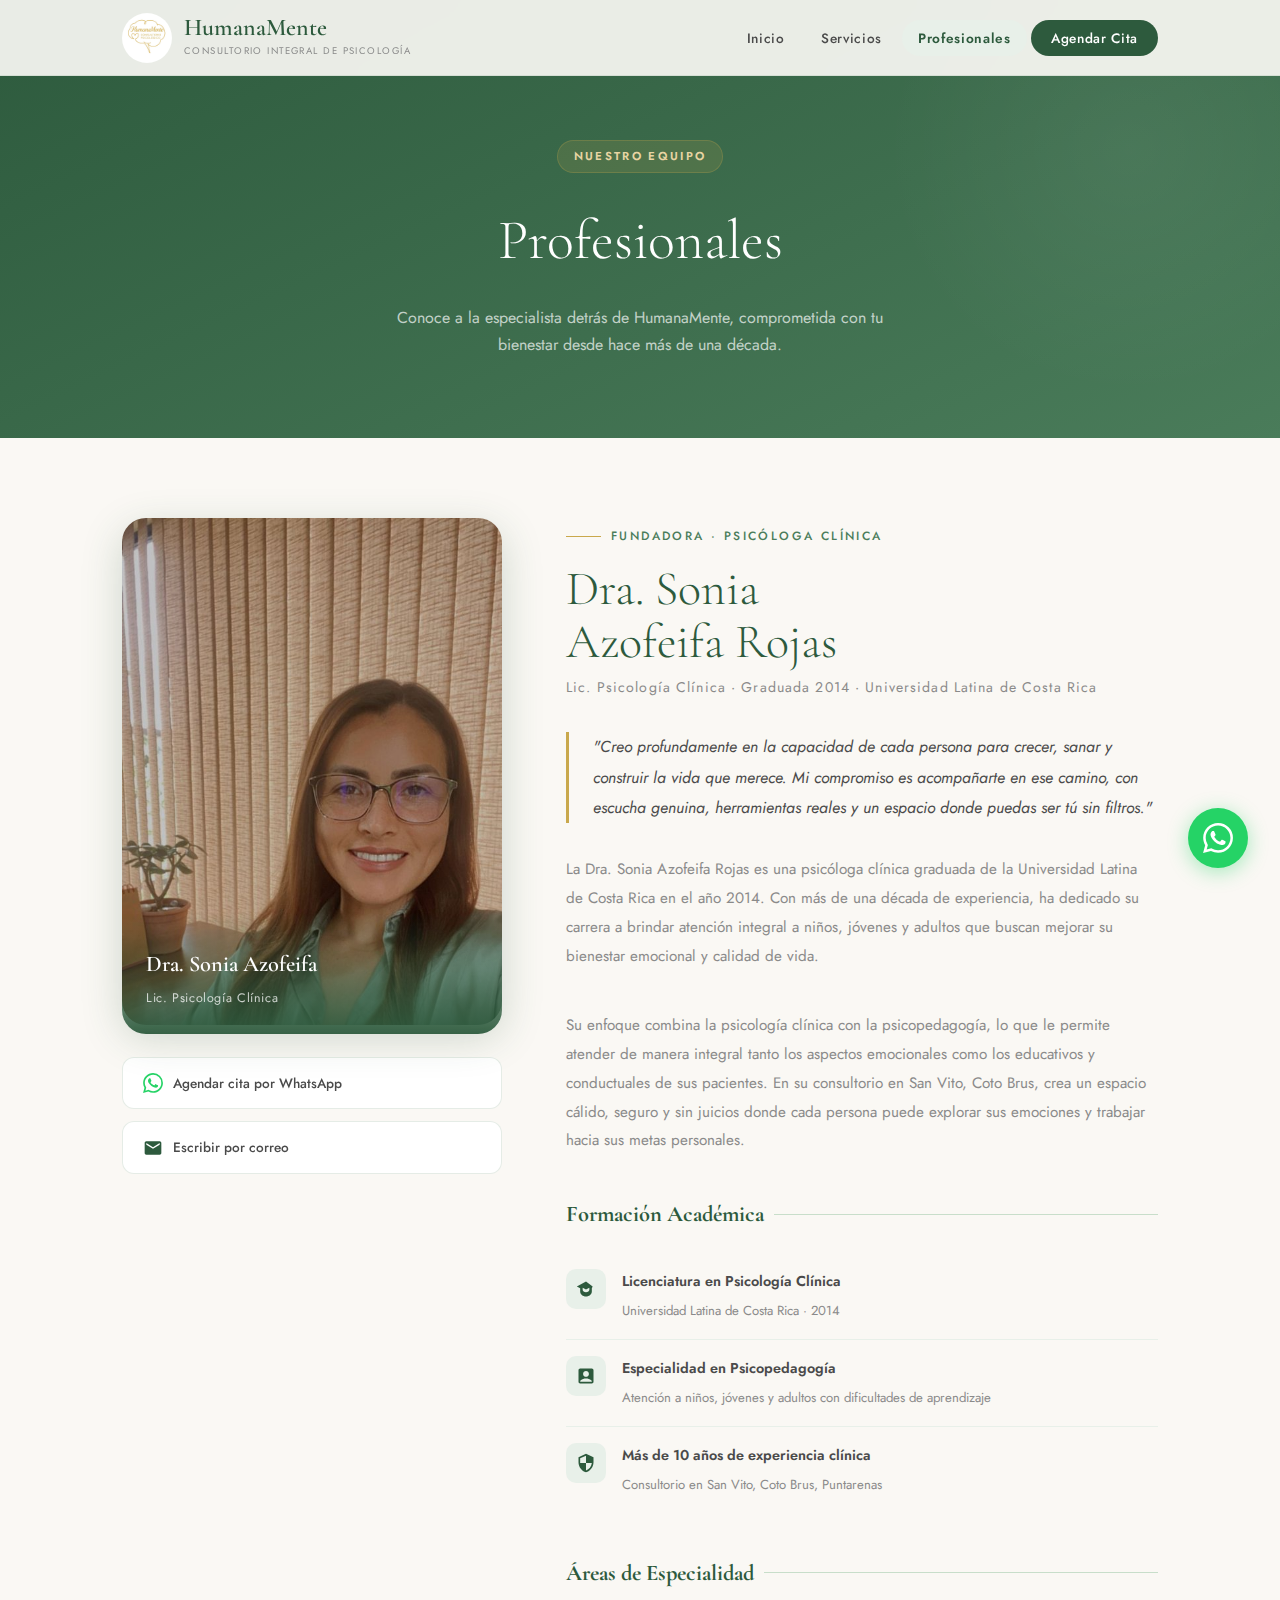
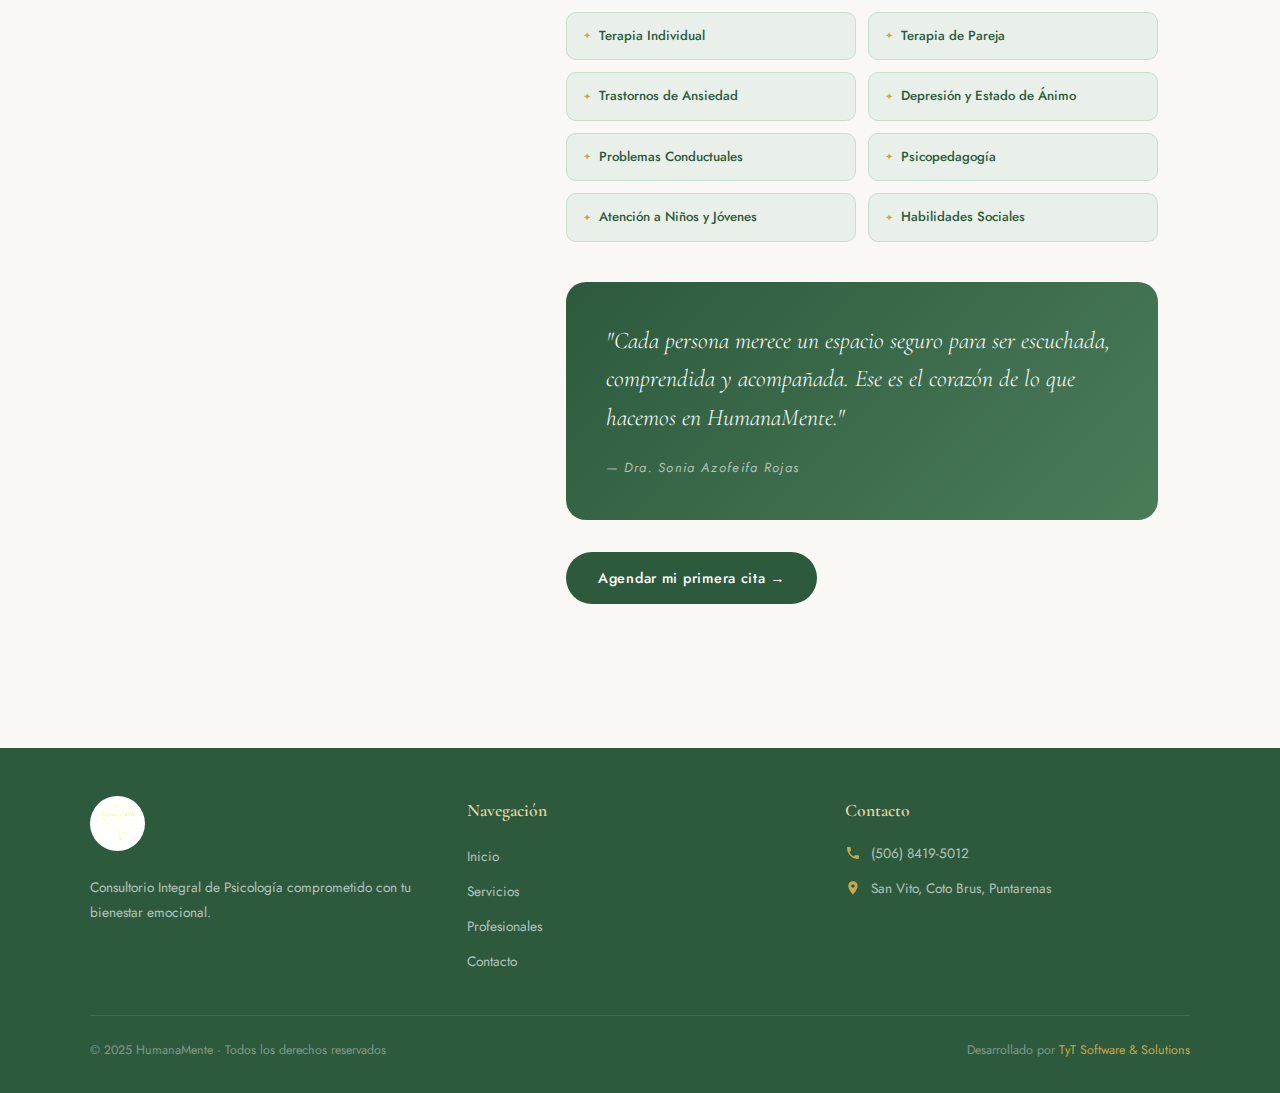
<file: funcionarios.html>
<!DOCTYPE html>
<html lang="es">
<head>
  <meta charset="UTF-8" />
  <meta name="viewport" content="width=device-width, initial-scale=1.0" />
  <title>Profesionales — HumanaMente</title>
  <meta name="description" content="Conoce a la Dra. Sonia Azofeifa Rojas, Licenciada en Psicología Clínica de la Universidad Latina de Costa Rica." />
  <link rel="stylesheet" href="styles.css" />
  <style>
    .page-hero {
      background: linear-gradient(155deg, var(--verde-oscuro) 0%, var(--verde-medio) 100%);
      padding: 140px 2rem 5rem;
      text-align: center;
      position: relative;
      overflow: hidden;
    }

    .page-hero::before {
      content: '';
      position: absolute;
      top: -100px;
      right: -100px;
      width: 500px;
      height: 500px;
      background: radial-gradient(circle, rgba(255,255,255,0.05) 0%, transparent 70%);
      border-radius: 50%;
    }

    .page-hero-tag {
      display: inline-block;
      font-size: 0.72rem;
      font-weight: 600;
      letter-spacing: 0.2em;
      text-transform: uppercase;
      color: var(--dorado-claro);
      background: rgba(201, 168, 76, 0.15);
      padding: 0.35rem 1rem;
      border-radius: 50px;
      margin-bottom: 1.25rem;
      border: 1px solid rgba(201, 168, 76, 0.25);
    }

    .page-hero h1 {
      font-family: 'Cormorant Garamond', serif;
      font-size: clamp(2.5rem, 5vw, 3.5rem);
      font-weight: 300;
      color: var(--blanco);
      margin-bottom: 1rem;
    }

    .page-hero p {
      color: rgba(255,255,255,0.7);
      max-width: 550px;
      margin: 0 auto;
    }

    /* ===== PROFILE SECTION ===== */
    .profile-section {
      max-width: 1100px;
      margin: 0 auto;
      padding: 5rem 2rem;
    }

    .profile-main {
      display: grid;
      grid-template-columns: 380px 1fr;
      gap: 4rem;
      align-items: start;
    }

    .profile-photo-col {
      position: sticky;
      top: 100px;
    }

    .profile-photo-wrap {
      position: relative;
    }

    .profile-photo {
      width: 100%;
      aspect-ratio: 3/4;
      object-fit: cover;
      object-position: top;
      border-radius: 24px;
      box-shadow: var(--sombra-hover);
    }

    .profile-photo-badge {
      position: absolute;
      bottom: -1px;
      left: 0;
      right: 0;
      background: linear-gradient(to top, rgba(45, 90, 61, 0.95), transparent);
      border-radius: 0 0 24px 24px;
      padding: 2rem 1.5rem 1.5rem;
      color: white;
    }

    .profile-photo-badge strong {
      font-family: 'Cormorant Garamond', serif;
      font-size: 1.4rem;
      font-weight: 600;
      display: block;
    }

    .profile-photo-badge span {
      font-size: 0.78rem;
      color: rgba(255,255,255,0.75);
      letter-spacing: 0.05em;
    }

    .profile-contact-quick {
      margin-top: 1.5rem;
      display: flex;
      flex-direction: column;
      gap: 0.75rem;
    }

    .profile-contact-btn {
      display: flex;
      align-items: center;
      gap: 10px;
      background: white;
      border: 1px solid rgba(168,191,171,0.3);
      border-radius: 12px;
      padding: 0.85rem 1.25rem;
      text-decoration: none;
      color: var(--gris-texto);
      font-size: 0.85rem;
      font-weight: 500;
      transition: var(--transicion);
    }

    .profile-contact-btn:hover {
      border-color: var(--verde-claro);
      transform: translateX(4px);
      box-shadow: var(--sombra);
    }

    .profile-contact-btn svg {
      width: 20px;
      height: 20px;
      flex-shrink: 0;
    }

    .profile-contact-btn.wa svg { fill: #25D366; }
    .profile-contact-btn.mail svg { fill: var(--verde-oscuro); }

    /* ===== PROFILE INFO ===== */
    .profile-info {
      padding-top: 0.5rem;
    }

    .profile-eyebrow {
      display: flex;
      align-items: center;
      gap: 10px;
      margin-bottom: 1rem;
    }

    .profile-eyebrow-line {
      width: 35px;
      height: 1px;
      background: var(--dorado);
    }

    .profile-eyebrow span {
      font-size: 0.75rem;
      font-weight: 500;
      letter-spacing: 0.2em;
      text-transform: uppercase;
      color: var(--verde-medio);
    }

    .profile-name {
      font-family: 'Cormorant Garamond', serif;
      font-size: clamp(2.2rem, 4vw, 3rem);
      font-weight: 300;
      color: var(--verde-oscuro);
      line-height: 1.1;
      margin-bottom: 0.5rem;
    }

    .profile-title {
      font-size: 0.88rem;
      color: var(--gris-suave);
      letter-spacing: 0.08em;
      margin-bottom: 2rem;
    }

    .profile-bio {
      font-size: 1rem;
      color: var(--gris-texto);
      line-height: 1.9;
      margin-bottom: 2rem;
      font-style: italic;
      padding-left: 1.5rem;
      border-left: 3px solid var(--dorado);
    }

    .profile-description {
      font-size: 0.95rem;
      color: var(--gris-suave);
      line-height: 1.9;
      margin-bottom: 2.5rem;
    }

    /* CREDENCIALES */
    .credentials {
      margin-bottom: 2.5rem;
    }

    .credentials h3 {
      font-family: 'Cormorant Garamond', serif;
      font-size: 1.4rem;
      color: var(--verde-oscuro);
      margin-bottom: 1.25rem;
      display: flex;
      align-items: center;
      gap: 10px;
    }

    .credentials h3::after {
      content: '';
      flex: 1;
      height: 1px;
      background: var(--verde-menta);
    }

    .credential-item {
      display: flex;
      align-items: flex-start;
      gap: 1rem;
      padding: 1rem 0;
      border-bottom: 1px solid var(--verde-suave);
    }

    .credential-item:last-child { border-bottom: none; }

    .credential-icon {
      width: 40px;
      height: 40px;
      background: var(--verde-suave);
      border-radius: 10px;
      display: flex;
      align-items: center;
      justify-content: center;
      flex-shrink: 0;
    }

    .credential-icon svg {
      width: 20px;
      height: 20px;
      fill: var(--verde-oscuro);
    }

    .credential-text strong {
      display: block;
      font-size: 0.9rem;
      font-weight: 600;
      color: var(--gris-texto);
      margin-bottom: 0.15rem;
    }

    .credential-text span {
      font-size: 0.82rem;
      color: var(--gris-suave);
    }

    /* ESPECIALIDADES */
    .specialties {
      margin-bottom: 2.5rem;
    }

    .specialties h3 {
      font-family: 'Cormorant Garamond', serif;
      font-size: 1.4rem;
      color: var(--verde-oscuro);
      margin-bottom: 1.25rem;
      display: flex;
      align-items: center;
      gap: 10px;
    }

    .specialties h3::after {
      content: '';
      flex: 1;
      height: 1px;
      background: var(--verde-menta);
    }

    .specialties-grid {
      display: grid;
      grid-template-columns: 1fr 1fr;
      gap: 0.75rem;
    }

    .specialty-tag {
      background: var(--verde-suave);
      border: 1px solid var(--verde-menta);
      border-radius: 10px;
      padding: 0.75rem 1rem;
      font-size: 0.83rem;
      color: var(--verde-oscuro);
      font-weight: 500;
      display: flex;
      align-items: center;
      gap: 8px;
    }

    .specialty-tag::before {
      content: '✦';
      color: var(--dorado);
      font-size: 0.65rem;
    }

    /* TRUST BANNER */
    .trust-banner {
      background: linear-gradient(135deg, var(--verde-oscuro), var(--verde-medio));
      border-radius: 20px;
      padding: 2.5rem;
      color: white;
      margin-bottom: 2rem;
    }

    .trust-banner p {
      font-family: 'Cormorant Garamond', serif;
      font-size: 1.5rem;
      font-weight: 300;
      font-style: italic;
      line-height: 1.6;
      margin-bottom: 1rem;
    }

    .trust-banner cite {
      font-size: 0.82rem;
      color: rgba(255,255,255,0.6);
      letter-spacing: 0.1em;
    }

    @media (max-width: 900px) {
      .profile-main {
        grid-template-columns: 1fr;
      }

      .profile-photo-col {
        position: static;
        max-width: 380px;
        margin: 0 auto;
      }

      .specialties-grid {
        grid-template-columns: 1fr;
      }
    }
  </style>
</head>
<body>

  <!-- NAVBAR -->
  <nav class="navbar" id="navbar">
    <div class="nav-container">
      <a href="index.html" class="nav-logo">
        <img src="assets/logo.jpg" alt="HumanaMente Logo" />
        <div>
          <span class="nav-logo-text">HumanaMente</span>
          <span class="nav-logo-sub">Consultorio Integral de Psicología</span>
        </div>
      </a>
      <button class="nav-toggle" id="navToggle" aria-label="Abrir menú">
        <span></span><span></span><span></span>
      </button>
      <ul class="nav-links" id="navLinks">
        <li><a href="index.html">Inicio</a></li>
        <li><a href="servicios.html">Servicios</a></li>
        <li><a href="funcionarios.html" class="active">Profesionales</a></li>
        <li><a href="contacto.html" class="nav-cta">Agendar Cita</a></li>
      </ul>
    </div>
  </nav>

  <!-- PAGE HERO -->
  <section class="page-hero">
    <span class="page-hero-tag">Nuestro equipo</span>
    <h1>Profesionales</h1>
    <p>Conoce a la especialista detrás de HumanaMente, comprometida con tu bienestar desde hace más de una década.</p>
  </section>

  <!-- PERFIL -->
  <div class="profile-section">
    <div class="profile-main">

      <!-- COLUMNA FOTO -->
      <div class="profile-photo-col">
        <div class="profile-photo-wrap">
          <img src="assets/doctora.jpg" alt="Dra. Sonia Azofeifa Rojas" class="profile-photo" />
          <div class="profile-photo-badge">
            <strong>Dra. Sonia Azofeifa</strong>
            <span>Lic. Psicología Clínica</span>
          </div>
        </div>
        <div class="profile-contact-quick">
          <a href="https://wa.me/50684195012?text=Hola%20Dra.%20Sonia,%20me%20gustaría%20agendar%20una%20cita" class="profile-contact-btn wa" target="_blank" rel="noopener">
            <svg viewBox="0 0 24 24"><path d="M17.472 14.382c-.297-.149-1.758-.867-2.03-.967-.273-.099-.471-.148-.67.15-.197.297-.767.966-.94 1.164-.173.199-.347.223-.644.075-.297-.15-1.255-.463-2.39-1.475-.883-.788-1.48-1.761-1.653-2.059-.173-.297-.018-.458.13-.606.134-.133.298-.347.446-.52.149-.174.198-.298.298-.497.099-.198.05-.371-.025-.52-.075-.149-.669-1.612-.916-2.207-.242-.579-.487-.5-.669-.51-.173-.008-.371-.01-.57-.01-.198 0-.52.074-.792.372-.272.297-1.04 1.016-1.04 2.479 0 1.462 1.065 2.875 1.213 3.074.149.198 2.096 3.2 5.077 4.487.709.306 1.262.489 1.694.625.712.227 1.36.195 1.871.118.571-.085 1.758-.719 2.006-1.413.248-.694.248-1.289.173-1.413-.074-.124-.272-.198-.57-.347m-5.421 7.403h-.004a9.87 9.87 0 01-5.031-1.378l-.361-.214-3.741.982.998-3.648-.235-.374a9.86 9.86 0 01-1.51-5.26c.001-5.45 4.436-9.884 9.888-9.884 2.64 0 5.122 1.03 6.988 2.898a9.825 9.825 0 012.893 6.994c-.003 5.45-4.437 9.884-9.885 9.884m8.413-18.297A11.815 11.815 0 0012.05 0C5.495 0 .16 5.335.157 11.892c0 2.096.547 4.142 1.588 5.945L.057 24l6.305-1.654a11.882 11.882 0 005.683 1.448h.005c6.554 0 11.89-5.335 11.893-11.893a11.821 11.821 0 00-3.48-8.413z"/></svg>
            Agendar cita por WhatsApp
          </a>
          <a href="mailto:soniaazorpsicologa@gmail.com" class="profile-contact-btn mail">
            <svg viewBox="0 0 24 24"><path d="M20 4H4c-1.1 0-1.99.9-1.99 2L2 18c0 1.1.9 2 2 2h16c1.1 0 2-.9 2-2V6c0-1.1-.9-2-2-2zm0 4l-8 5-8-5V6l8 5 8-5v2z"/></svg>
            Escribir por correo
          </a>
        </div>
      </div>

      <!-- COLUMNA INFO -->
      <div class="profile-info">
        <div class="profile-eyebrow">
          <div class="profile-eyebrow-line"></div>
          <span>Fundadora · Psicóloga Clínica</span>
        </div>
        <h1 class="profile-name">Dra. Sonia<br />Azofeifa Rojas</h1>
        <p class="profile-title">Lic. Psicología Clínica · Graduada 2014 · Universidad Latina de Costa Rica</p>

        <p class="profile-bio">
          "Creo profundamente en la capacidad de cada persona para crecer, sanar y construir la vida que merece. Mi compromiso es acompañarte en ese camino, con escucha genuina, herramientas reales y un espacio donde puedas ser tú sin filtros."
        </p>

        <p class="profile-description">
          La Dra. Sonia Azofeifa Rojas es una psicóloga clínica graduada de la Universidad Latina de Costa Rica en el año 2014. Con más de una década de experiencia, ha dedicado su carrera a brindar atención integral a niños, jóvenes y adultos que buscan mejorar su bienestar emocional y calidad de vida.
        </p>

        <p class="profile-description">
          Su enfoque combina la psicología clínica con la psicopedagogía, lo que le permite atender de manera integral tanto los aspectos emocionales como los educativos y conductuales de sus pacientes. En su consultorio en San Vito, Coto Brus, crea un espacio cálido, seguro y sin juicios donde cada persona puede explorar sus emociones y trabajar hacia sus metas personales.
        </p>

        <!-- CREDENCIALES -->
        <div class="credentials">
          <h3>Formación Académica</h3>
          <div class="credential-item">
            <div class="credential-icon">
              <svg viewBox="0 0 24 24"><path d="M12 3L1 9l4 2.18V15c0 3.31 3.13 6 7 6s7-2.69 7-6v-3.82L20 9l-8-6zm0 13c-2.21 0-4-1.34-4-3v-2.6l4 2.18 4-2.18V13c0 1.66-1.79 3-4 3z"/></svg>
            </div>
            <div class="credential-text">
              <strong>Licenciatura en Psicología Clínica</strong>
              <span>Universidad Latina de Costa Rica · 2014</span>
            </div>
          </div>
          <div class="credential-item">
            <div class="credential-icon">
              <svg viewBox="0 0 24 24"><path d="M19 3H5c-1.1 0-2 .9-2 2v14c0 1.1.9 2 2 2h14c1.1 0 2-.9 2-2V5c0-1.1-.9-2-2-2zm-7 3c1.93 0 3.5 1.57 3.5 3.5S13.93 13 12 13s-3.5-1.57-3.5-3.5S10.07 6 12 6zm7 13H5v-.23c0-.62.28-1.2.76-1.58C7.47 15.82 9.64 15 12 15s4.53.82 6.24 2.19c.48.38.76.97.76 1.58V19z"/></svg>
            </div>
            <div class="credential-text">
              <strong>Especialidad en Psicopedagogía</strong>
              <span>Atención a niños, jóvenes y adultos con dificultades de aprendizaje</span>
            </div>
          </div>
          <div class="credential-item">
            <div class="credential-icon">
              <svg viewBox="0 0 24 24"><path d="M12 1L3 5v6c0 5.55 3.84 10.74 9 12 5.16-1.26 9-6.45 9-12V5l-9-4zm0 10.99h7c-.53 4.12-3.28 7.79-7 8.94V12H5V6.3l7-3.11v8.8z"/></svg>
            </div>
            <div class="credential-text">
              <strong>Más de 10 años de experiencia clínica</strong>
              <span>Consultorio en San Vito, Coto Brus, Puntarenas</span>
            </div>
          </div>
        </div>

        <!-- ESPECIALIDADES -->
        <div class="specialties">
          <h3>Áreas de Especialidad</h3>
          <div class="specialties-grid">
            <span class="specialty-tag">Terapia Individual</span>
            <span class="specialty-tag">Terapia de Pareja</span>
            <span class="specialty-tag">Trastornos de Ansiedad</span>
            <span class="specialty-tag">Depresión y Estado de Ánimo</span>
            <span class="specialty-tag">Problemas Conductuales</span>
            <span class="specialty-tag">Psicopedagogía</span>
            <span class="specialty-tag">Atención a Niños y Jóvenes</span>
            <span class="specialty-tag">Habilidades Sociales</span>
          </div>
        </div>

        <!-- TRUST BANNER -->
        <div class="trust-banner">
          <p>"Cada persona merece un espacio seguro para ser escuchada, comprendida y acompañada. Ese es el corazón de lo que hacemos en HumanaMente."</p>
          <cite>— Dra. Sonia Azofeifa Rojas</cite>
        </div>

        <a href="contacto.html" class="btn-primary">Agendar mi primera cita →</a>
      </div>

    </div>
  </div>

  <!-- FOOTER -->
  <footer>
    <div class="footer-container">
      <div class="footer-brand">
        <img src="assets/logo.jpg" alt="HumanaMente" />
        <p>Consultorio Integral de Psicología comprometido con tu bienestar emocional.</p>
      </div>
      <div class="footer-col">
        <h4>Navegación</h4>
        <ul>
          <li><a href="index.html">Inicio</a></li>
          <li><a href="servicios.html">Servicios</a></li>
          <li><a href="funcionarios.html">Profesionales</a></li>
          <li><a href="contacto.html">Contacto</a></li>
        </ul>
      </div>
      <div class="footer-col">
        <h4>Contacto</h4>
        <div class="footer-contact-item">
          <svg viewBox="0 0 24 24"><path d="M6.62 10.79c1.44 2.83 3.76 5.14 6.59 6.59l2.2-2.2c.27-.27.67-.36 1.02-.24 1.12.37 2.33.57 3.57.57.55 0 1 .45 1 1V20c0 .55-.45 1-1 1-9.39 0-17-7.61-17-17 0-.55.45-1 1-1h3.5c.55 0 1 .45 1 1 0 1.25.2 2.45.57 3.57.11.35.03.74-.25 1.02l-2.2 2.2z"/></svg>
          <span>(506) 8419-5012</span>
        </div>
        <div class="footer-contact-item">
          <svg viewBox="0 0 24 24"><path d="M12 2C8.13 2 5 5.13 5 9c0 5.25 7 13 7 13s7-7.75 7-13c0-3.87-3.13-7-7-7zm0 9.5c-1.38 0-2.5-1.12-2.5-2.5s1.12-2.5 2.5-2.5 2.5 1.12 2.5 2.5-1.12 2.5-2.5 2.5z"/></svg>
          <span>San Vito, Coto Brus, Puntarenas</span>
        </div>
      </div>
    </div>
    <div class="footer-bottom">
      <span>© 2025 HumanaMente · Todos los derechos reservados</span>
      <span>Desarrollado por <a href="#">TyT Software & Solutions</a></span>
    </div>
  </footer>

  <a href="https://wa.me/50684195012?text=Hola,%20deseo%20agendar%20una%20cita%20en%20HumanaMente" class="whatsapp-float" target="_blank" rel="noopener" aria-label="Contactar por WhatsApp">
    <svg viewBox="0 0 24 24"><path d="M17.472 14.382c-.297-.149-1.758-.867-2.03-.967-.273-.099-.471-.148-.67.15-.197.297-.767.966-.94 1.164-.173.199-.347.223-.644.075-.297-.15-1.255-.463-2.39-1.475-.883-.788-1.48-1.761-1.653-2.059-.173-.297-.018-.458.13-.606.134-.133.298-.347.446-.52.149-.174.198-.298.298-.497.099-.198.05-.371-.025-.52-.075-.149-.669-1.612-.916-2.207-.242-.579-.487-.5-.669-.51-.173-.008-.371-.01-.57-.01-.198 0-.52.074-.792.372-.272.297-1.04 1.016-1.04 2.479 0 1.462 1.065 2.875 1.213 3.074.149.198 2.096 3.2 5.077 4.487.709.306 1.262.489 1.694.625.712.227 1.36.195 1.871.118.571-.085 1.758-.719 2.006-1.413.248-.694.248-1.289.173-1.413-.074-.124-.272-.198-.57-.347m-5.421 7.403h-.004a9.87 9.87 0 01-5.031-1.378l-.361-.214-3.741.982.998-3.648-.235-.374a9.86 9.86 0 01-1.51-5.26c.001-5.45 4.436-9.884 9.888-9.884 2.64 0 5.122 1.03 6.988 2.898a9.825 9.825 0 012.893 6.994c-.003 5.45-4.437 9.884-9.885 9.884m8.413-18.297A11.815 11.815 0 0012.05 0C5.495 0 .16 5.335.157 11.892c0 2.096.547 4.142 1.588 5.945L.057 24l6.305-1.654a11.882 11.882 0 005.683 1.448h.005c6.554 0 11.89-5.335 11.893-11.893a11.821 11.821 0 00-3.48-8.413z"/></svg>
  </a>

  <script>
    const navbar = document.getElementById('navbar');
    window.addEventListener('scroll', () => navbar.classList.toggle('scrolled', window.scrollY > 20));
    const navToggle = document.getElementById('navToggle');
    const navLinks = document.getElementById('navLinks');
    navToggle.addEventListener('click', () => navLinks.classList.toggle('open'));
    navLinks.querySelectorAll('a').forEach(link => link.addEventListener('click', () => navLinks.classList.remove('open')));
  </script>
</body>
</html>
</file>
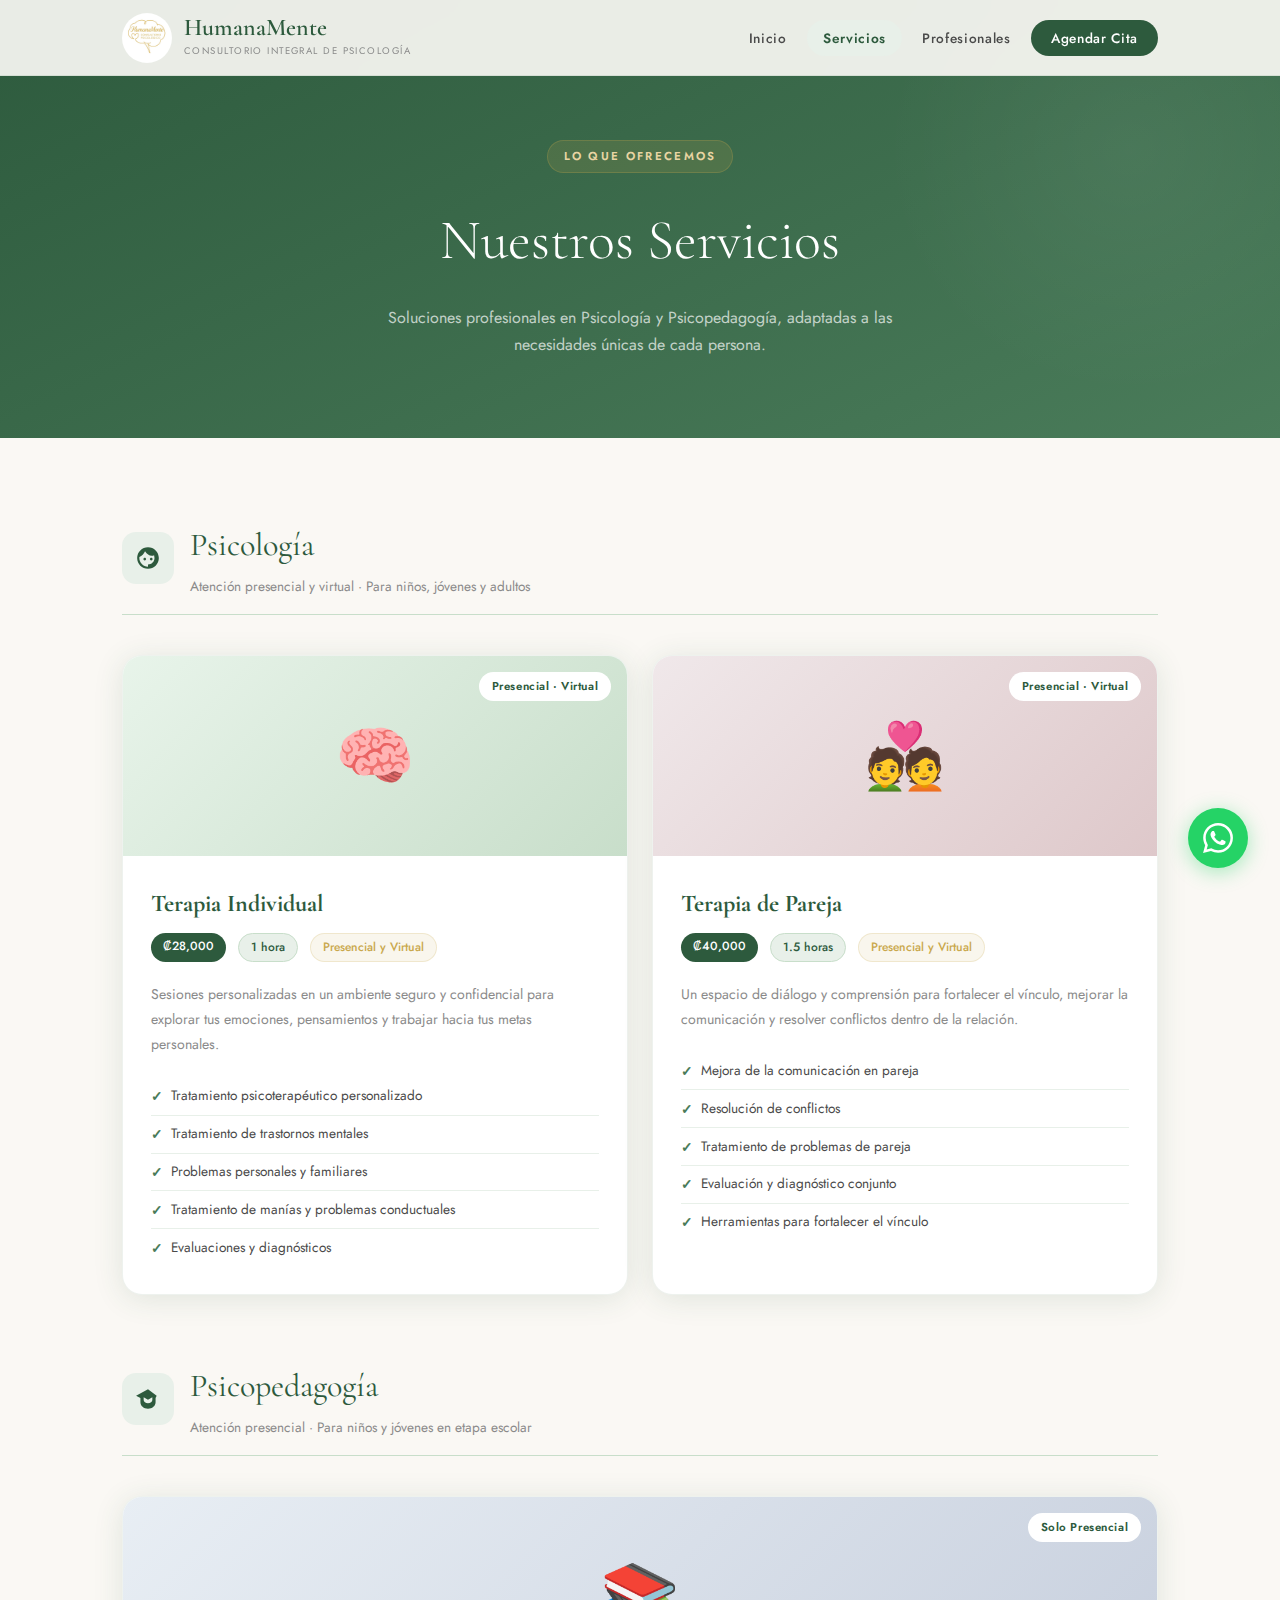
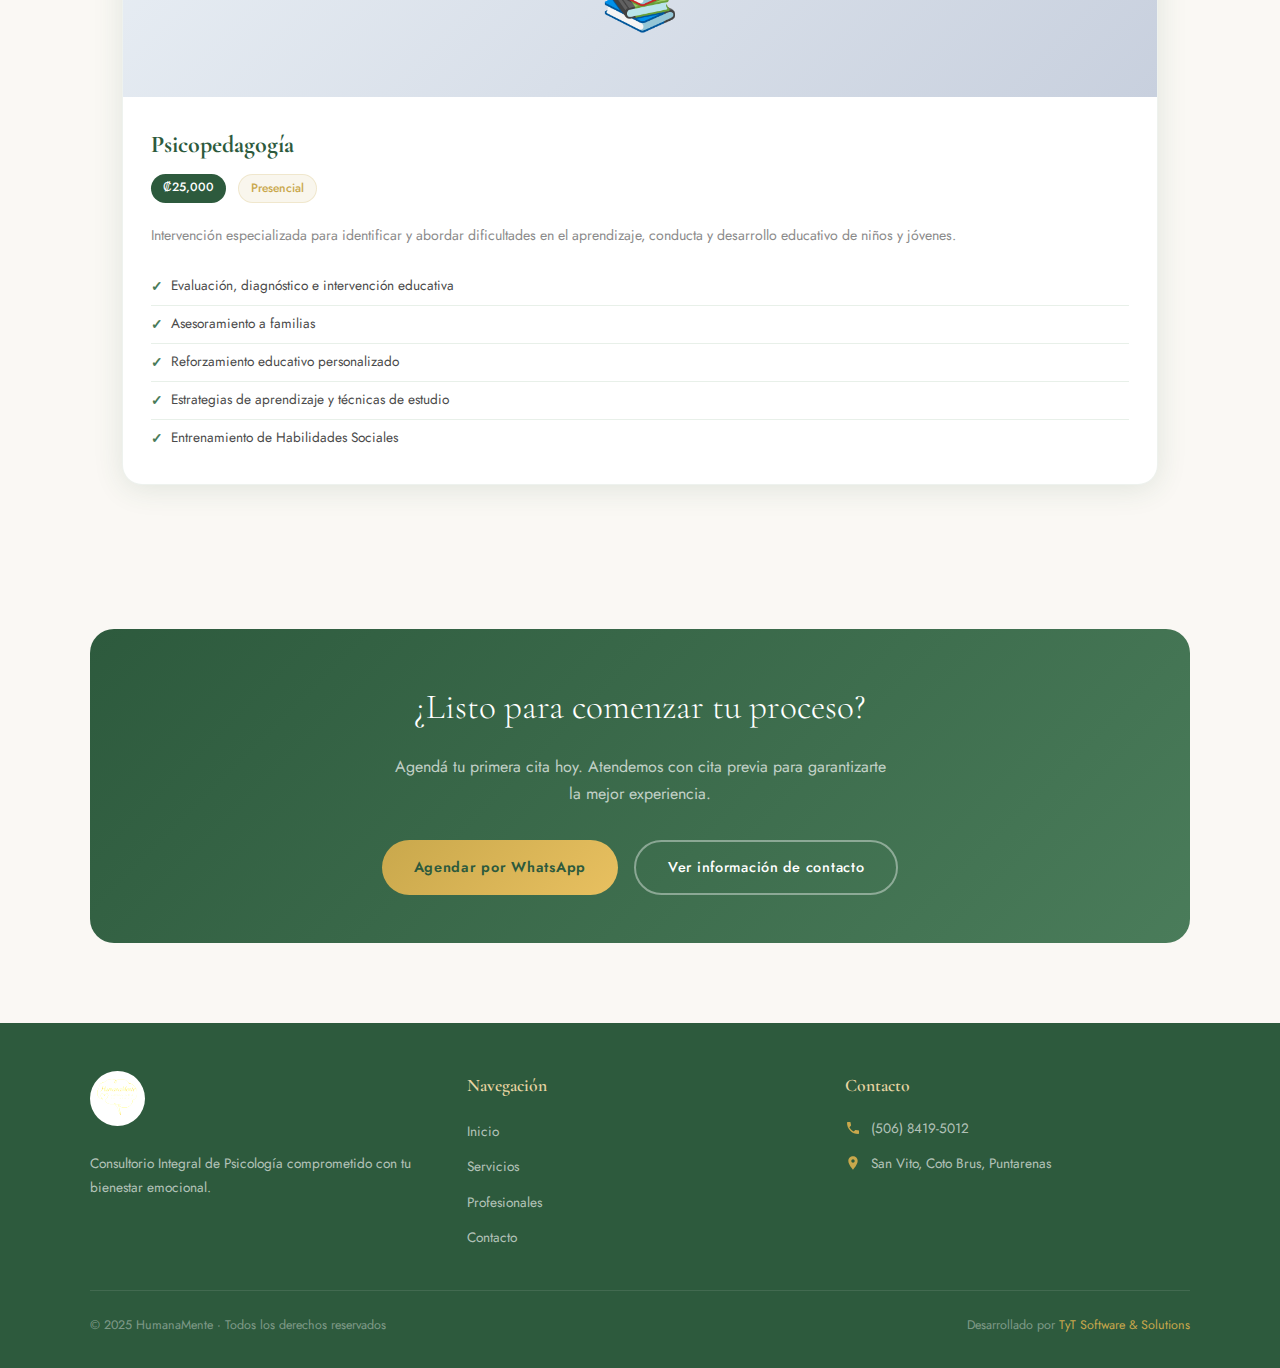
<file: servicios.html>
<!DOCTYPE html>
<html lang="es">
<head>
  <meta charset="UTF-8" />
  <meta name="viewport" content="width=device-width, initial-scale=1.0" />
  <title>Servicios — HumanaMente</title>
  <meta name="description" content="Terapia individual, terapia de pareja y psicopedagogía. Atención presencial y virtual en San Vito, Coto Brus." />
  <link rel="stylesheet" href="styles.css" />
  <style>
    .page-hero {
      background: linear-gradient(155deg, var(--verde-oscuro) 0%, var(--verde-medio) 100%);
      padding: 140px 2rem 5rem;
      text-align: center;
      position: relative;
      overflow: hidden;
    }

    .page-hero::before {
      content: '';
      position: absolute;
      top: -100px;
      right: -100px;
      width: 500px;
      height: 500px;
      background: radial-gradient(circle, rgba(255,255,255,0.05) 0%, transparent 70%);
      border-radius: 50%;
    }

    .page-hero-tag {
      display: inline-block;
      font-size: 0.72rem;
      font-weight: 600;
      letter-spacing: 0.2em;
      text-transform: uppercase;
      color: var(--dorado-claro);
      background: rgba(201, 168, 76, 0.15);
      padding: 0.35rem 1rem;
      border-radius: 50px;
      margin-bottom: 1.25rem;
      border: 1px solid rgba(201, 168, 76, 0.25);
    }

    .page-hero h1 {
      font-family: 'Cormorant Garamond', serif;
      font-size: clamp(2.5rem, 5vw, 3.5rem);
      font-weight: 300;
      color: var(--blanco);
      margin-bottom: 1rem;
    }

    .page-hero p {
      color: rgba(255,255,255,0.7);
      max-width: 550px;
      margin: 0 auto;
      font-size: 1rem;
    }

    /* ===== SERVICIOS ===== */
    .services-section {
      max-width: 1100px;
      margin: 0 auto;
      padding: 5rem 2rem;
    }

    .services-category {
      margin-bottom: 4rem;
    }

    .category-header {
      display: flex;
      align-items: center;
      gap: 1rem;
      margin-bottom: 2.5rem;
      padding-bottom: 1rem;
      border-bottom: 1px solid var(--verde-menta);
    }

    .category-icon {
      width: 52px;
      height: 52px;
      background: var(--verde-suave);
      border-radius: 14px;
      display: flex;
      align-items: center;
      justify-content: center;
      flex-shrink: 0;
    }

    .category-icon svg {
      width: 26px;
      height: 26px;
      fill: var(--verde-oscuro);
    }

    .category-header h2 {
      font-family: 'Cormorant Garamond', serif;
      font-size: 2rem;
      font-weight: 400;
      color: var(--verde-oscuro);
    }

    .category-header p {
      font-size: 0.85rem;
      color: var(--gris-suave);
      margin-top: 0.15rem;
    }

    .services-grid {
      display: grid;
      grid-template-columns: repeat(auto-fit, minmax(320px, 1fr));
      gap: 1.5rem;
    }

    .service-card {
      background: white;
      border-radius: 20px;
      overflow: hidden;
      box-shadow: var(--sombra);
      border: 1px solid rgba(168, 191, 171, 0.2);
      transition: var(--transicion);
    }

    .service-card:hover {
      transform: translateY(-6px);
      box-shadow: var(--sombra-hover);
    }

    .service-card-img {
      width: 100%;
      height: 200px;
      object-fit: cover;
      background: linear-gradient(135deg, var(--verde-suave), var(--verde-menta));
      display: flex;
      align-items: center;
      justify-content: center;
      position: relative;
    }

    .service-card-img-placeholder {
      width: 100%;
      height: 200px;
      display: flex;
      align-items: center;
      justify-content: center;
      font-size: 4rem;
      position: relative;
    }

    .service-card-img-placeholder.ind {
      background: linear-gradient(135deg, #e8f4ea, #c8deca);
    }

    .service-card-img-placeholder.par {
      background: linear-gradient(135deg, #f0e8ea, #dec8ca);
    }

    .service-card-img-placeholder.ped {
      background: linear-gradient(135deg, #e8eef4, #c8d0de);
    }

    .service-card-badge {
      position: absolute;
      top: 1rem;
      right: 1rem;
      background: white;
      color: var(--verde-oscuro);
      font-size: 0.72rem;
      font-weight: 600;
      padding: 0.3rem 0.8rem;
      border-radius: 50px;
      letter-spacing: 0.05em;
    }

    .service-card-body {
      padding: 1.75rem;
    }

    .service-card-body h3 {
      font-family: 'Cormorant Garamond', serif;
      font-size: 1.5rem;
      color: var(--verde-oscuro);
      margin-bottom: 0.5rem;
    }

    .service-meta {
      display: flex;
      gap: 0.75rem;
      flex-wrap: wrap;
      margin-bottom: 1.25rem;
    }

    .service-meta-tag {
      font-size: 0.75rem;
      padding: 0.2rem 0.75rem;
      border-radius: 50px;
      font-weight: 500;
    }

    .tag-price {
      background: var(--verde-oscuro);
      color: white;
    }

    .tag-duration {
      background: var(--verde-suave);
      color: var(--verde-oscuro);
      border: 1px solid var(--verde-menta);
    }

    .tag-modality {
      background: rgba(201, 168, 76, 0.1);
      color: var(--dorado);
      border: 1px solid rgba(201, 168, 76, 0.2);
    }

    .service-card-body p {
      font-size: 0.88rem;
      color: var(--gris-suave);
      line-height: 1.8;
      margin-bottom: 1.25rem;
    }

    .service-features {
      list-style: none;
    }

    .service-features li {
      font-size: 0.85rem;
      color: var(--gris-texto);
      padding: 0.4rem 0;
      display: flex;
      align-items: flex-start;
      gap: 8px;
      border-bottom: 1px solid var(--verde-suave);
    }

    .service-features li:last-child { border-bottom: none; }

    .service-features li::before {
      content: '✓';
      color: var(--verde-medio);
      font-weight: 700;
      flex-shrink: 0;
      margin-top: 1px;
    }

    /* ===== CTA BANNER ===== */
    .cta-banner {
      background: linear-gradient(135deg, var(--verde-oscuro), var(--verde-medio));
      border-radius: 24px;
      padding: 3rem;
      text-align: center;
      max-width: 1100px;
      margin: 0 auto 5rem;
    }

    .cta-banner h2 {
      font-family: 'Cormorant Garamond', serif;
      font-size: 2.2rem;
      font-weight: 300;
      color: white;
      margin-bottom: 1rem;
    }

    .cta-banner p {
      color: rgba(255,255,255,0.7);
      margin-bottom: 2rem;
      max-width: 500px;
      margin-left: auto;
      margin-right: auto;
    }

    .cta-banner-buttons {
      display: flex;
      gap: 1rem;
      justify-content: center;
      flex-wrap: wrap;
    }

    @media (max-width: 768px) {
      .services-grid { grid-template-columns: 1fr; }
    }
  </style>
</head>
<body>

  <!-- NAVBAR -->
  <nav class="navbar" id="navbar">
    <div class="nav-container">
      <a href="index.html" class="nav-logo">
        <img src="assets/logo.jpg" alt="HumanaMente Logo" />
        <div>
          <span class="nav-logo-text">HumanaMente</span>
          <span class="nav-logo-sub">Consultorio Integral de Psicología</span>
        </div>
      </a>
      <button class="nav-toggle" id="navToggle" aria-label="Abrir menú">
        <span></span><span></span><span></span>
      </button>
      <ul class="nav-links" id="navLinks">
        <li><a href="index.html">Inicio</a></li>
        <li><a href="servicios.html" class="active">Servicios</a></li>
        <li><a href="funcionarios.html">Profesionales</a></li>
        <li><a href="contacto.html" class="nav-cta">Agendar Cita</a></li>
      </ul>
    </div>
  </nav>

  <!-- PAGE HERO -->
  <section class="page-hero">
    <span class="page-hero-tag">Lo que ofrecemos</span>
    <h1>Nuestros Servicios</h1>
    <p>Soluciones profesionales en Psicología y Psicopedagogía, adaptadas a las necesidades únicas de cada persona.</p>
  </section>

  <!-- SERVICIOS -->
  <div class="services-section">

    <!-- PSICOLOGÍA -->
    <div class="services-category">
      <div class="category-header">
        <div class="category-icon">
          <svg viewBox="0 0 24 24"><path d="M9 11.75c-.69 0-1.25.56-1.25 1.25s.56 1.25 1.25 1.25 1.25-.56 1.25-1.25-.56-1.25-1.25-1.25zm6 0c-.69 0-1.25.56-1.25 1.25s.56 1.25 1.25 1.25 1.25-.56 1.25-1.25-.56-1.25-1.25-1.25zM12 2C6.48 2 2 6.48 2 12s4.48 10 10 10 10-4.48 10-10S17.52 2 12 2zm0 18c-4.41 0-8-3.59-8-8 0-.29.02-.58.05-.86 2.36-1.05 4.23-2.98 5.21-5.37C11.07 8.33 13.05 10 15.42 10c.78 0 1.53-.2 2.19-.54C17.72 10.46 18 11.2 18 12c0 3.31-2.69 6-6 6z"/></svg>
        </div>
        <div>
          <h2>Psicología</h2>
          <p>Atención presencial y virtual · Para niños, jóvenes y adultos</p>
        </div>
      </div>

      <div class="services-grid">
        <!-- Terapia Individual -->
        <div class="service-card">
          <div class="service-card-img-placeholder ind">
            🧠
            <span class="service-card-badge">Presencial · Virtual</span>
          </div>
          <div class="service-card-body">
            <h3>Terapia Individual</h3>
            <div class="service-meta">
              <span class="service-meta-tag tag-price">₡28,000</span>
              <span class="service-meta-tag tag-duration">1 hora</span>
              <span class="service-meta-tag tag-modality">Presencial y Virtual</span>
            </div>
            <p>Sesiones personalizadas en un ambiente seguro y confidencial para explorar tus emociones, pensamientos y trabajar hacia tus metas personales.</p>
            <ul class="service-features">
              <li>Tratamiento psicoterapéutico personalizado</li>
              <li>Tratamiento de trastornos mentales</li>
              <li>Problemas personales y familiares</li>
              <li>Tratamiento de manías y problemas conductuales</li>
              <li>Evaluaciones y diagnósticos</li>
            </ul>
          </div>
        </div>

        <!-- Terapia de Pareja -->
        <div class="service-card">
          <div class="service-card-img-placeholder par">
            💑
            <span class="service-card-badge">Presencial · Virtual</span>
          </div>
          <div class="service-card-body">
            <h3>Terapia de Pareja</h3>
            <div class="service-meta">
              <span class="service-meta-tag tag-price">₡40,000</span>
              <span class="service-meta-tag tag-duration">1.5 horas</span>
              <span class="service-meta-tag tag-modality">Presencial y Virtual</span>
            </div>
            <p>Un espacio de diálogo y comprensión para fortalecer el vínculo, mejorar la comunicación y resolver conflictos dentro de la relación.</p>
            <ul class="service-features">
              <li>Mejora de la comunicación en pareja</li>
              <li>Resolución de conflictos</li>
              <li>Tratamiento de problemas de pareja</li>
              <li>Evaluación y diagnóstico conjunto</li>
              <li>Herramientas para fortalecer el vínculo</li>
            </ul>
          </div>
        </div>
      </div>
    </div>

    <!-- PSICOPEDAGOGÍA -->
    <div class="services-category">
      <div class="category-header">
        <div class="category-icon">
          <svg viewBox="0 0 24 24"><path d="M12 3L1 9l4 2.18V15c0 3.31 3.13 6 7 6s7-2.69 7-6v-3.82L20 9l-8-6zm0 13c-2.21 0-4-1.34-4-3v-2.6l4 2.18 4-2.18V13c0 1.66-1.79 3-4 3z"/></svg>
        </div>
        <div>
          <h2>Psicopedagogía</h2>
          <p>Atención presencial · Para niños y jóvenes en etapa escolar</p>
        </div>
      </div>

      <div class="services-grid">
        <div class="service-card">
          <div class="service-card-img-placeholder ped">
            📚
            <span class="service-card-badge">Solo Presencial</span>
          </div>
          <div class="service-card-body">
            <h3>Psicopedagogía</h3>
            <div class="service-meta">
              <span class="service-meta-tag tag-price">₡25,000</span>
              <span class="service-meta-tag tag-modality">Presencial</span>
            </div>
            <p>Intervención especializada para identificar y abordar dificultades en el aprendizaje, conducta y desarrollo educativo de niños y jóvenes.</p>
            <ul class="service-features">
              <li>Evaluación, diagnóstico e intervención educativa</li>
              <li>Asesoramiento a familias</li>
              <li>Reforzamiento educativo personalizado</li>
              <li>Estrategias de aprendizaje y técnicas de estudio</li>
              <li>Entrenamiento de Habilidades Sociales</li>
            </ul>
          </div>
        </div>
      </div>
    </div>

  </div>

  <!-- CTA BANNER -->
  <div style="padding: 0 2rem;">
    <div class="cta-banner">
      <h2>¿Listo para comenzar tu proceso?</h2>
      <p>Agendá tu primera cita hoy. Atendemos con cita previa para garantizarte la mejor experiencia.</p>
      <div class="cta-banner-buttons">
        <a href="https://wa.me/50684195012?text=Hola,%20deseo%20agendar%20una%20cita%20en%20HumanaMente" class="btn-gold" target="_blank" rel="noopener">
          Agendar por WhatsApp
        </a>
        <a href="contacto.html" class="btn-outline" style="color:white;border-color:rgba(255,255,255,0.4);">
          Ver información de contacto
        </a>
      </div>
    </div>
  </div>

  <!-- FOOTER -->
  <footer>
    <div class="footer-container">
      <div class="footer-brand">
        <img src="assets/logo.jpg" alt="HumanaMente" />
        <p>Consultorio Integral de Psicología comprometido con tu bienestar emocional.</p>
      </div>
      <div class="footer-col">
        <h4>Navegación</h4>
        <ul>
          <li><a href="index.html">Inicio</a></li>
          <li><a href="servicios.html">Servicios</a></li>
          <li><a href="funcionarios.html">Profesionales</a></li>
          <li><a href="contacto.html">Contacto</a></li>
        </ul>
      </div>
      <div class="footer-col">
        <h4>Contacto</h4>
        <div class="footer-contact-item">
          <svg viewBox="0 0 24 24"><path d="M6.62 10.79c1.44 2.83 3.76 5.14 6.59 6.59l2.2-2.2c.27-.27.67-.36 1.02-.24 1.12.37 2.33.57 3.57.57.55 0 1 .45 1 1V20c0 .55-.45 1-1 1-9.39 0-17-7.61-17-17 0-.55.45-1 1-1h3.5c.55 0 1 .45 1 1 0 1.25.2 2.45.57 3.57.11.35.03.74-.25 1.02l-2.2 2.2z"/></svg>
          <span>(506) 8419-5012</span>
        </div>
        <div class="footer-contact-item">
          <svg viewBox="0 0 24 24"><path d="M12 2C8.13 2 5 5.13 5 9c0 5.25 7 13 7 13s7-7.75 7-13c0-3.87-3.13-7-7-7zm0 9.5c-1.38 0-2.5-1.12-2.5-2.5s1.12-2.5 2.5-2.5 2.5 1.12 2.5 2.5-1.12 2.5-2.5 2.5z"/></svg>
          <span>San Vito, Coto Brus, Puntarenas</span>
        </div>
      </div>
    </div>
    <div class="footer-bottom">
      <span>© 2025 HumanaMente · Todos los derechos reservados</span>
      <span>Desarrollado por <a href="#">TyT Software & Solutions</a></span>
    </div>
  </footer>

  <a href="https://wa.me/50684195012?text=Hola,%20deseo%20agendar%20una%20cita%20en%20HumanaMente" class="whatsapp-float" target="_blank" rel="noopener" aria-label="Contactar por WhatsApp">
    <svg viewBox="0 0 24 24"><path d="M17.472 14.382c-.297-.149-1.758-.867-2.03-.967-.273-.099-.471-.148-.67.15-.197.297-.767.966-.94 1.164-.173.199-.347.223-.644.075-.297-.15-1.255-.463-2.39-1.475-.883-.788-1.48-1.761-1.653-2.059-.173-.297-.018-.458.13-.606.134-.133.298-.347.446-.52.149-.174.198-.298.298-.497.099-.198.05-.371-.025-.52-.075-.149-.669-1.612-.916-2.207-.242-.579-.487-.5-.669-.51-.173-.008-.371-.01-.57-.01-.198 0-.52.074-.792.372-.272.297-1.04 1.016-1.04 2.479 0 1.462 1.065 2.875 1.213 3.074.149.198 2.096 3.2 5.077 4.487.709.306 1.262.489 1.694.625.712.227 1.36.195 1.871.118.571-.085 1.758-.719 2.006-1.413.248-.694.248-1.289.173-1.413-.074-.124-.272-.198-.57-.347m-5.421 7.403h-.004a9.87 9.87 0 01-5.031-1.378l-.361-.214-3.741.982.998-3.648-.235-.374a9.86 9.86 0 01-1.51-5.26c.001-5.45 4.436-9.884 9.888-9.884 2.64 0 5.122 1.03 6.988 2.898a9.825 9.825 0 012.893 6.994c-.003 5.45-4.437 9.884-9.885 9.884m8.413-18.297A11.815 11.815 0 0012.05 0C5.495 0 .16 5.335.157 11.892c0 2.096.547 4.142 1.588 5.945L.057 24l6.305-1.654a11.882 11.882 0 005.683 1.448h.005c6.554 0 11.89-5.335 11.893-11.893a11.821 11.821 0 00-3.48-8.413z"/></svg>
  </a>

  <script>
    const navbar = document.getElementById('navbar');
    window.addEventListener('scroll', () => navbar.classList.toggle('scrolled', window.scrollY > 20));
    const navToggle = document.getElementById('navToggle');
    const navLinks = document.getElementById('navLinks');
    navToggle.addEventListener('click', () => navLinks.classList.toggle('open'));
    navLinks.querySelectorAll('a').forEach(link => link.addEventListener('click', () => navLinks.classList.remove('open')));
  </script>
</body>
</html>
</file>
<file: styles.css>
/* =============================================
   HUMANAMENTE — ESTILOS GLOBALES
   Consultorio Integral de Psicología
   ============================================= */

@import url('https://fonts.googleapis.com/css2?family=Cormorant+Garamond:ital,wght@0,300;0,400;0,600;1,300;1,400&family=Jost:wght@300;400;500;600&display=swap');

:root {
  --verde-oscuro: #2d5a3d;
  --verde-medio: #4a7c5a;
  --verde-claro: #a8bfab;
  --verde-suave: #e8f0e9;
  --verde-menta: #c8deca;
  --dorado: #c9a84c;
  --dorado-claro: #e8d5a3;
  --blanco: #ffffff;
  --crema: #faf8f4;
  --gris-texto: #4a4a4a;
  --gris-suave: #8a8a8a;
  --sombra: 0 4px 30px rgba(45, 90, 61, 0.12);
  --sombra-hover: 0 12px 40px rgba(45, 90, 61, 0.22);
  --radio: 16px;
  --transicion: all 0.35s cubic-bezier(0.4, 0, 0.2, 1);
}

* {
  margin: 0;
  padding: 0;
  box-sizing: border-box;
}

html {
  scroll-behavior: smooth;
}

body {
  font-family: 'Jost', sans-serif;
  color: var(--gris-texto);
  background: var(--crema);
  line-height: 1.7;
  overflow-x: hidden;
}

/* =============================================
   NAVBAR
   ============================================= */

.navbar {
  position: fixed;
  top: 0;
  left: 0;
  right: 0;
  z-index: 1000;
  background: rgba(250, 248, 244, 0.92);
  backdrop-filter: blur(20px);
  -webkit-backdrop-filter: blur(20px);
  border-bottom: 1px solid rgba(168, 191, 171, 0.3);
  transition: var(--transicion);
}

.navbar.scrolled {
  box-shadow: var(--sombra);
}

.nav-container {
  max-width: 1100px;
  margin: 0 auto;
  padding: 0 2rem;
  display: flex;
  align-items: center;
  justify-content: space-between;
  height: 75px;
}

.nav-logo {
  display: flex;
  align-items: center;
  gap: 12px;
  text-decoration: none;
}

.nav-logo img {
  height: 50px;
  width: 50px;
  object-fit: contain;
  border-radius: 50%;
}

.nav-logo-text {
  font-family: 'Cormorant Garamond', serif;
  font-size: 1.5rem;
  font-weight: 600;
  color: var(--verde-oscuro);
  line-height: 1.1;
}

.nav-logo-sub {
  font-family: 'Jost', sans-serif;
  font-size: 0.6rem;
  font-weight: 400;
  letter-spacing: 0.15em;
  color: var(--gris-suave);
  text-transform: uppercase;
  display: block;
}

.nav-links {
  display: flex;
  list-style: none;
  gap: 0.25rem;
  align-items: center;
}

.nav-links a {
  text-decoration: none;
  color: var(--gris-texto);
  font-size: 0.85rem;
  font-weight: 500;
  letter-spacing: 0.05em;
  padding: 0.5rem 1rem;
  border-radius: 50px;
  transition: var(--transicion);
  position: relative;
}

.nav-links a:hover,
.nav-links a.active {
  color: var(--verde-oscuro);
  background: var(--verde-suave);
}

.nav-links a.active {
  font-weight: 600;
}

.nav-cta {
  background: var(--verde-oscuro) !important;
  color: var(--blanco) !important;
  padding: 0.5rem 1.25rem !important;
}

.nav-cta:hover {
  background: var(--verde-medio) !important;
  transform: translateY(-1px);
  box-shadow: 0 4px 15px rgba(45, 90, 61, 0.3);
}

/* Hamburger */
.nav-toggle {
  display: none;
  flex-direction: column;
  gap: 5px;
  background: none;
  border: none;
  cursor: pointer;
  padding: 5px;
}

.nav-toggle span {
  width: 24px;
  height: 2px;
  background: var(--verde-oscuro);
  border-radius: 2px;
  transition: var(--transicion);
}

/* =============================================
   BOTÓN WHATSAPP FLOTANTE
   ============================================= */

.whatsapp-float {
  position: fixed;
  bottom: 2rem;
  right: 2rem;
  z-index: 999;
  width: 60px;
  height: 60px;
  background: #25D366;
  border-radius: 50%;
  display: flex;
  align-items: center;
  justify-content: center;
  box-shadow: 0 4px 20px rgba(37, 211, 102, 0.4);
  text-decoration: none;
  transition: var(--transicion);
  animation: pulse-green 2.5s infinite;
}

.whatsapp-float:hover {
  transform: scale(1.1);
  box-shadow: 0 8px 30px rgba(37, 211, 102, 0.5);
}

.whatsapp-float svg {
  width: 30px;
  height: 30px;
  fill: white;
}

@keyframes pulse-green {
  0%, 100% { box-shadow: 0 4px 20px rgba(37, 211, 102, 0.4); }
  50% { box-shadow: 0 4px 35px rgba(37, 211, 102, 0.7); }
}

/* =============================================
   FOOTER
   ============================================= */

footer {
  background: var(--verde-oscuro);
  color: rgba(255,255,255,0.8);
  padding: 3rem 2rem 2rem;
  margin-top: 4rem;
}

.footer-container {
  max-width: 1100px;
  margin: 0 auto;
  display: grid;
  grid-template-columns: 1fr 1fr 1fr;
  gap: 2rem;
}

.footer-brand img {
  height: 55px;
  width: 55px;
  object-fit: contain;
  border-radius: 50%;
  margin-bottom: 1rem;
  filter: brightness(1.2);
}

.footer-brand p {
  font-size: 0.85rem;
  line-height: 1.8;
  color: rgba(255,255,255,0.65);
}

.footer-col h4 {
  font-family: 'Cormorant Garamond', serif;
  font-size: 1.1rem;
  color: var(--dorado-claro);
  margin-bottom: 1rem;
  font-weight: 600;
}

.footer-col ul {
  list-style: none;
}

.footer-col ul li {
  margin-bottom: 0.5rem;
}

.footer-col ul li a {
  color: rgba(255,255,255,0.65);
  text-decoration: none;
  font-size: 0.85rem;
  transition: var(--transicion);
}

.footer-col ul li a:hover {
  color: var(--dorado-claro);
}

.footer-contact-item {
  display: flex;
  align-items: flex-start;
  gap: 10px;
  margin-bottom: 0.75rem;
  font-size: 0.85rem;
  color: rgba(255,255,255,0.65);
}

.footer-contact-item svg {
  width: 16px;
  height: 16px;
  fill: var(--dorado);
  flex-shrink: 0;
  margin-top: 3px;
}

.footer-bottom {
  max-width: 1100px;
  margin: 2rem auto 0;
  padding-top: 1.5rem;
  border-top: 1px solid rgba(255,255,255,0.1);
  display: flex;
  justify-content: space-between;
  align-items: center;
  font-size: 0.78rem;
  color: rgba(255,255,255,0.4);
}

.footer-bottom a {
  color: var(--dorado);
  text-decoration: none;
}

/* =============================================
   UTILIDADES GLOBALES
   ============================================= */

.section-tag {
  display: inline-block;
  font-size: 0.72rem;
  font-weight: 600;
  letter-spacing: 0.2em;
  text-transform: uppercase;
  color: var(--verde-medio);
  background: var(--verde-suave);
  padding: 0.35rem 1rem;
  border-radius: 50px;
  margin-bottom: 1rem;
  border: 1px solid var(--verde-menta);
}

.btn-primary {
  display: inline-flex;
  align-items: center;
  gap: 8px;
  background: var(--verde-oscuro);
  color: var(--blanco);
  padding: 0.85rem 2rem;
  border-radius: 50px;
  font-family: 'Jost', sans-serif;
  font-size: 0.9rem;
  font-weight: 500;
  letter-spacing: 0.05em;
  text-decoration: none;
  border: none;
  cursor: pointer;
  transition: var(--transicion);
}

.btn-primary:hover {
  background: var(--verde-medio);
  transform: translateY(-2px);
  box-shadow: var(--sombra-hover);
}

.btn-outline {
  display: inline-flex;
  align-items: center;
  gap: 8px;
  background: transparent;
  color: var(--verde-oscuro);
  padding: 0.85rem 2rem;
  border-radius: 50px;
  font-family: 'Jost', sans-serif;
  font-size: 0.9rem;
  font-weight: 500;
  letter-spacing: 0.05em;
  text-decoration: none;
  border: 2px solid var(--verde-oscuro);
  cursor: pointer;
  transition: var(--transicion);
}

.btn-outline:hover {
  background: var(--verde-oscuro);
  color: var(--blanco);
  transform: translateY(-2px);
}

.btn-gold {
  display: inline-flex;
  align-items: center;
  gap: 8px;
  background: linear-gradient(135deg, var(--dorado), #e8c060);
  color: var(--verde-oscuro);
  padding: 0.85rem 2rem;
  border-radius: 50px;
  font-family: 'Jost', sans-serif;
  font-size: 0.9rem;
  font-weight: 600;
  letter-spacing: 0.05em;
  text-decoration: none;
  border: none;
  cursor: pointer;
  transition: var(--transicion);
}

.btn-gold:hover {
  transform: translateY(-2px);
  box-shadow: 0 8px 25px rgba(201, 168, 76, 0.4);
}

/* =============================================
   RESPONSIVE — NAVBAR
   ============================================= */

@media (max-width: 768px) {
  .nav-toggle {
    display: flex;
  }

  .nav-links {
    position: fixed;
    top: 75px;
    left: 0;
    right: 0;
    background: rgba(250, 248, 244, 0.98);
    backdrop-filter: blur(20px);
    flex-direction: column;
    padding: 1.5rem 2rem;
    gap: 0.5rem;
    transform: translateY(-120%);
    opacity: 0;
    transition: var(--transicion);
    border-bottom: 1px solid var(--verde-menta);
  }

  .nav-links.open {
    transform: translateY(0);
    opacity: 1;
  }

  .nav-links a {
    width: 100%;
    text-align: center;
    padding: 0.75rem 1rem;
  }

  .footer-container {
    grid-template-columns: 1fr;
    gap: 2rem;
  }

  .footer-bottom {
    flex-direction: column;
    gap: 0.5rem;
    text-align: center;
  }
}
</file>
